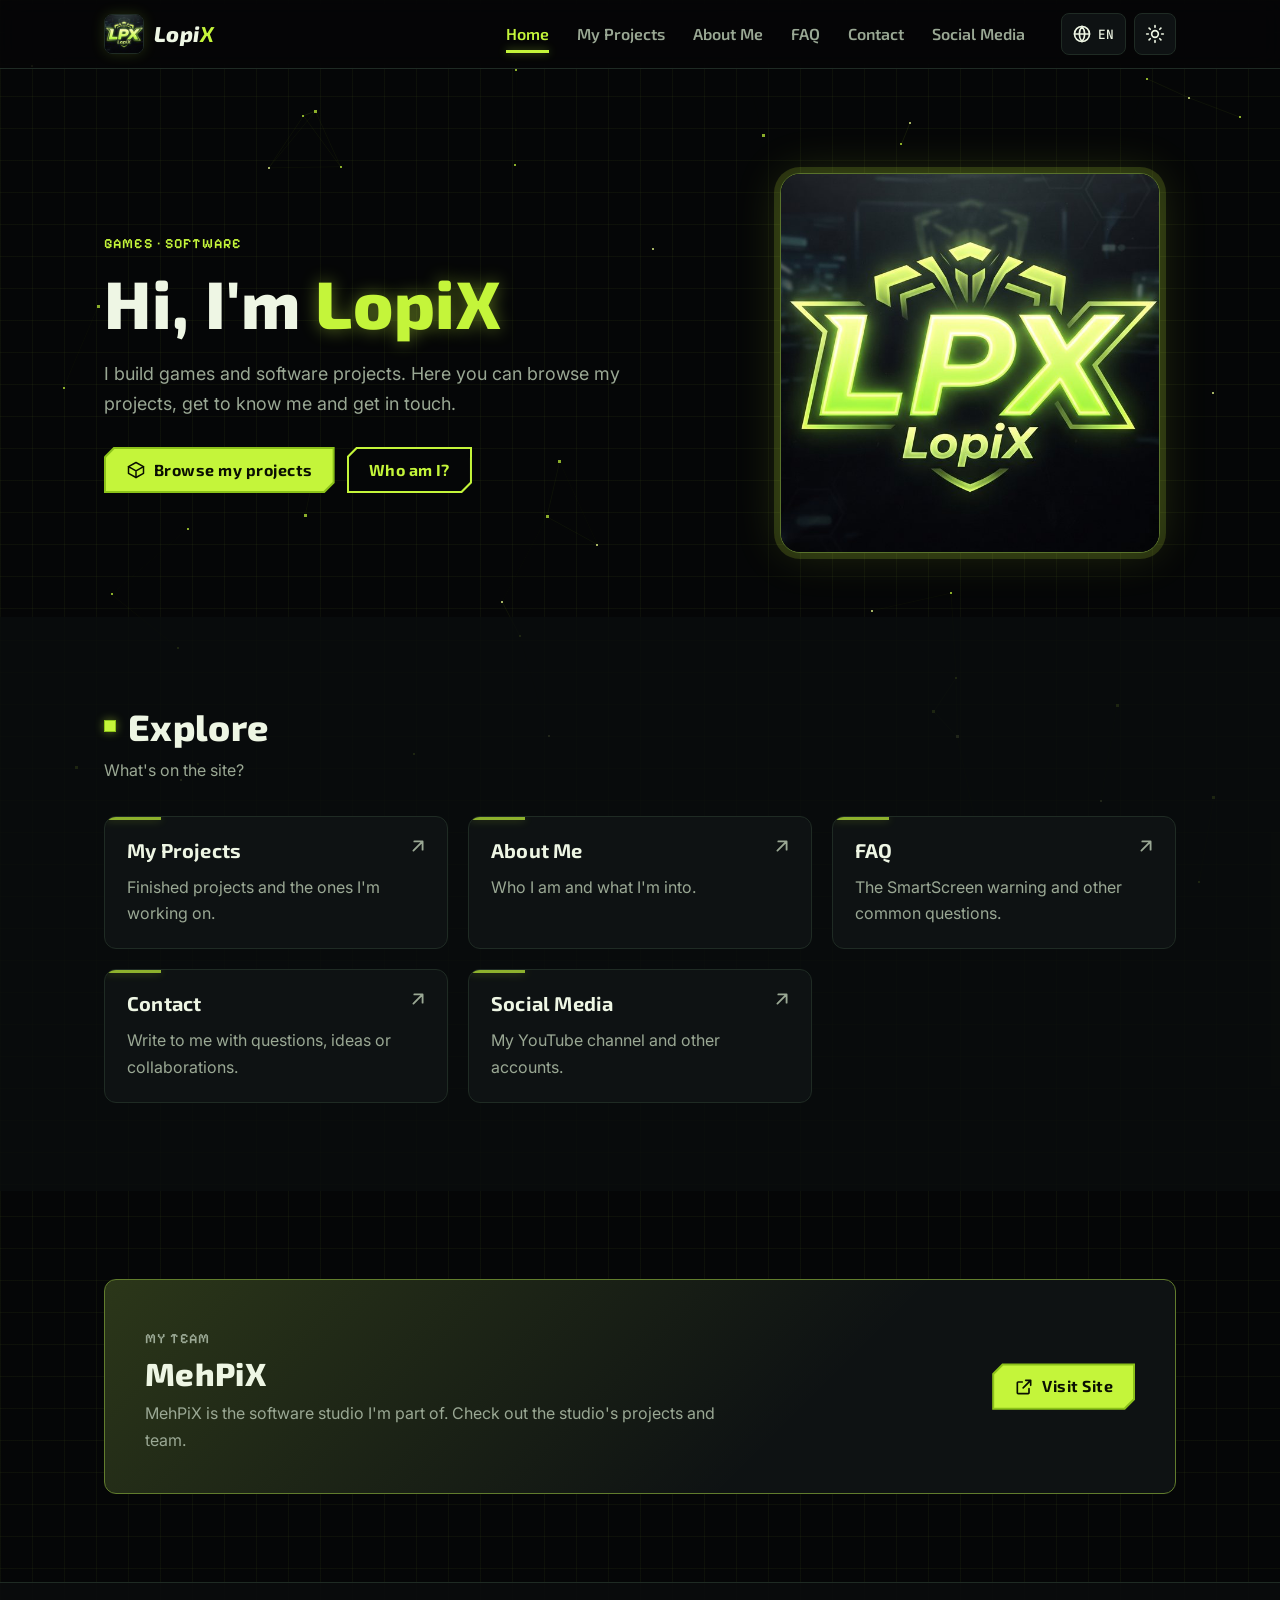
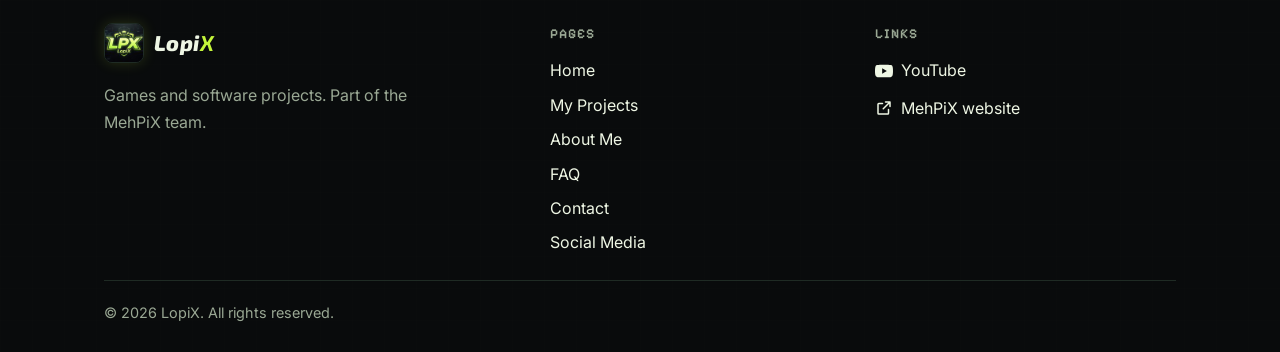
<file: index.html>
﻿<!doctype html>
<html lang="tr" data-theme="dark" data-i18n-title="title.home">
<head>
  <meta charset="utf-8">
  <meta name="viewport" content="width=device-width, initial-scale=1">
  <title>LopiX — Oyun ve yazılım projeleri</title>
  <meta name="description" content="LopiX'in kişisel sitesi: oyun ve yazılım projeleri, hakkımda, sık sorulan sorular, iletişim ve sosyal medya." data-i18n-attr="content:desc.home">
  <!-- SEO ve paylaşım önizlemesi. lopixsite.github.io yazan yerleri gerçek site adresiyle değiştir (README: "Site adresini yazmak") -->
  <link rel="canonical" href="https://lopixsite.github.io/">
  <meta property="og:type" content="website">
  <meta property="og:site_name" content="LopiX">
  <meta property="og:locale" content="tr_TR">
  <meta property="og:title" content="LopiX — Oyun ve yazılım projeleri">
  <meta property="og:description" content="LopiX'in kişisel sitesi: oyun ve yazılım projeleri, hakkımda, sık sorulan sorular, iletişim ve sosyal medya.">
  <meta property="og:url" content="https://lopixsite.github.io/">
  <meta property="og:image" content="https://lopixsite.github.io/assets/img/og-image.jpg">
  <meta property="og:image:width" content="1200">
  <meta property="og:image:height" content="630">
  <meta property="og:image:alt" content="LopiX logosu ve &quot;Oyun ve yazılım projeleri&quot; yazısı">
  <meta name="twitter:card" content="summary_large_image">
  <!-- Arama motorları için yapılandırılmış veri: site ve LopiX hakkında (sosyal hesap eklenince sameAs listesine de ekle) -->
  <script type="application/ld+json">
  {
    "@context": "https://schema.org",
    "@graph": [
      {
        "@type": "WebSite",
        "@id": "https://lopixsite.github.io/#website",
        "name": "LopiX",
        "url": "https://lopixsite.github.io/",
        "inLanguage": "tr",
        "publisher": {
          "@id": "https://lopixsite.github.io/#lopix"
        }
      },
      {
        "@type": "Person",
        "@id": "https://lopixsite.github.io/#lopix",
        "name": "LopiX",
        "url": "https://lopixsite.github.io/",
        "image": "https://lopixsite.github.io/assets/img/lopix-logo.jpg",
        "memberOf": {
          "@type": "Organization",
          "name": "MehPiX",
          "url": "https://mehpix.github.io"
        },
        "sameAs": [
          "https://www.youtube.com/@Lopixlondrus"
        ]
      }
    ]
  }
  </script>
  <link rel="icon" href="favicon.ico" sizes="any">
  <link rel="icon" type="image/png" sizes="32x32" href="assets/img/favicon-32.png">
  <link rel="apple-touch-icon" href="assets/img/apple-touch-icon.png">
  <meta name="theme-color" content="#050607">
  <!-- Seçilen tema ve dil sayfa çizilmeden önce uygulanır (yanıp sönme olmasın) -->
  <script src="assets/js/boot.js"></script>
  <link rel="preconnect" href="https://fonts.googleapis.com">
  <link rel="preconnect" href="https://fonts.gstatic.com" crossorigin>
  <link rel="stylesheet" href="https://fonts.googleapis.com/css2?family=Exo+2:ital,wght@0,600;0,700;0,800;1,800&family=Inter:wght@400;500;600;700&family=JetBrains+Mono:wght@500&family=Pixelify+Sans:wght@500;600;700&display=swap">
  <link rel="stylesheet" href="assets/css/style.css">
  <script src="assets/js/main.js" defer></script>
</head>
<body data-page="home">
  <header class="site-header" data-layout="header"></header>

  <main id="main">
    <!-- Giriş -->
    <section class="container hero">
      <div>
        <p class="eyebrow" data-i18n="home.eyebrow">Oyun · Yazılım</p>
        <h1 data-i18n-html="home.title">Merhaba, ben <span class="hl">LopiX</span></h1>
        <p class="hero__lead" data-i18n="home.lead">Oyun ve yazılım projeleri geliştiriyorum. Burada projelerime göz atabilir, beni tanıyabilir ve bana ulaşabilirsiniz.</p>
        <div class="hero__actions">
          <a class="btn btn--primary" href="projelerim.html"><span data-icon="box"></span><span data-i18n="cta.projects">Projelerime göz at</span></a>
          <a class="btn" href="ben-kimim.html" data-i18n="home.whoBtn">Ben kimim?</a>
        </div>
      </div>
      <div class="hero__visual">
        <div class="logo-frame">
          <img src="assets/img/lopix-logo.jpg" alt="LopiX logosu" data-i18n-attr="alt:alt.logo" width="640" height="640">
        </div>
      </div>
    </section>

    <!-- Bölüm kartları -->
    <section class="section section--soft">
      <div class="container">
        <div class="section-head">
          <h2 class="section-title" data-i18n="home.explore">Keşfet</h2>
          <p data-i18n="home.exploreText">Sitede neler var?</p>
        </div>
        <div class="grid">
          <a class="card" href="projelerim.html">
            <span class="card__arrow" data-icon="arrow"></span>
            <h3 data-i18n="nav.projects">Projelerim</h3>
            <p data-i18n="home.card.projects">Hazır projelerim ve üzerinde çalıştıklarım.</p>
          </a>
          <a class="card" href="ben-kimim.html">
            <span class="card__arrow" data-icon="arrow"></span>
            <h3 data-i18n="nav.about">Ben Kimim</h3>
            <p data-i18n="home.card.about">Kimim, nelerle ilgileniyorum?</p>
          </a>
          <a class="card" href="sss.html">
            <span class="card__arrow" data-icon="arrow"></span>
            <h3 data-i18n="nav.faq">SSS</h3>
            <p data-i18n="home.card.faq">SmartScreen uyarısı ve merak edilen diğer sorular.</p>
          </a>
          <a class="card" href="iletisim.html">
            <span class="card__arrow" data-icon="arrow"></span>
            <h3 data-i18n="nav.contact">Bana Ulaşın</h3>
            <p data-i18n="home.card.contact">Soru, öneri veya iş birliği için yazın.</p>
          </a>
          <a class="card" href="sosyal-medya.html">
            <span class="card__arrow" data-icon="arrow"></span>
            <h3 data-i18n="nav.social">Sosyal Medya</h3>
            <p data-i18n="home.card.social">YouTube kanalım ve diğer hesaplarım.</p>
          </a>
        </div>
      </div>
    </section>

    <!-- MehPiX -->
    <section class="section">
      <div class="container">
        <div class="promo">
          <div>
            <p class="eyebrow" data-i18n="mehpix.eyebrow">Ekibim</p>
            <h2>MehPiX</h2>
            <p data-i18n="mehpix.text">MehPiX, içinde yer aldığım yazılım stüdyosu. Stüdyonun projelerine ve ekibine göz atın.</p>
          </div>
          <a class="btn btn--primary" href="https://mehpix.github.io" target="_blank" rel="noopener"><span data-icon="external"></span><span data-i18n="cta.visit">Siteye Git</span></a>
        </div>
      </div>
    </section>
  </main>

  <footer class="site-footer" data-layout="footer"></footer>
</body>
</html>
</file>
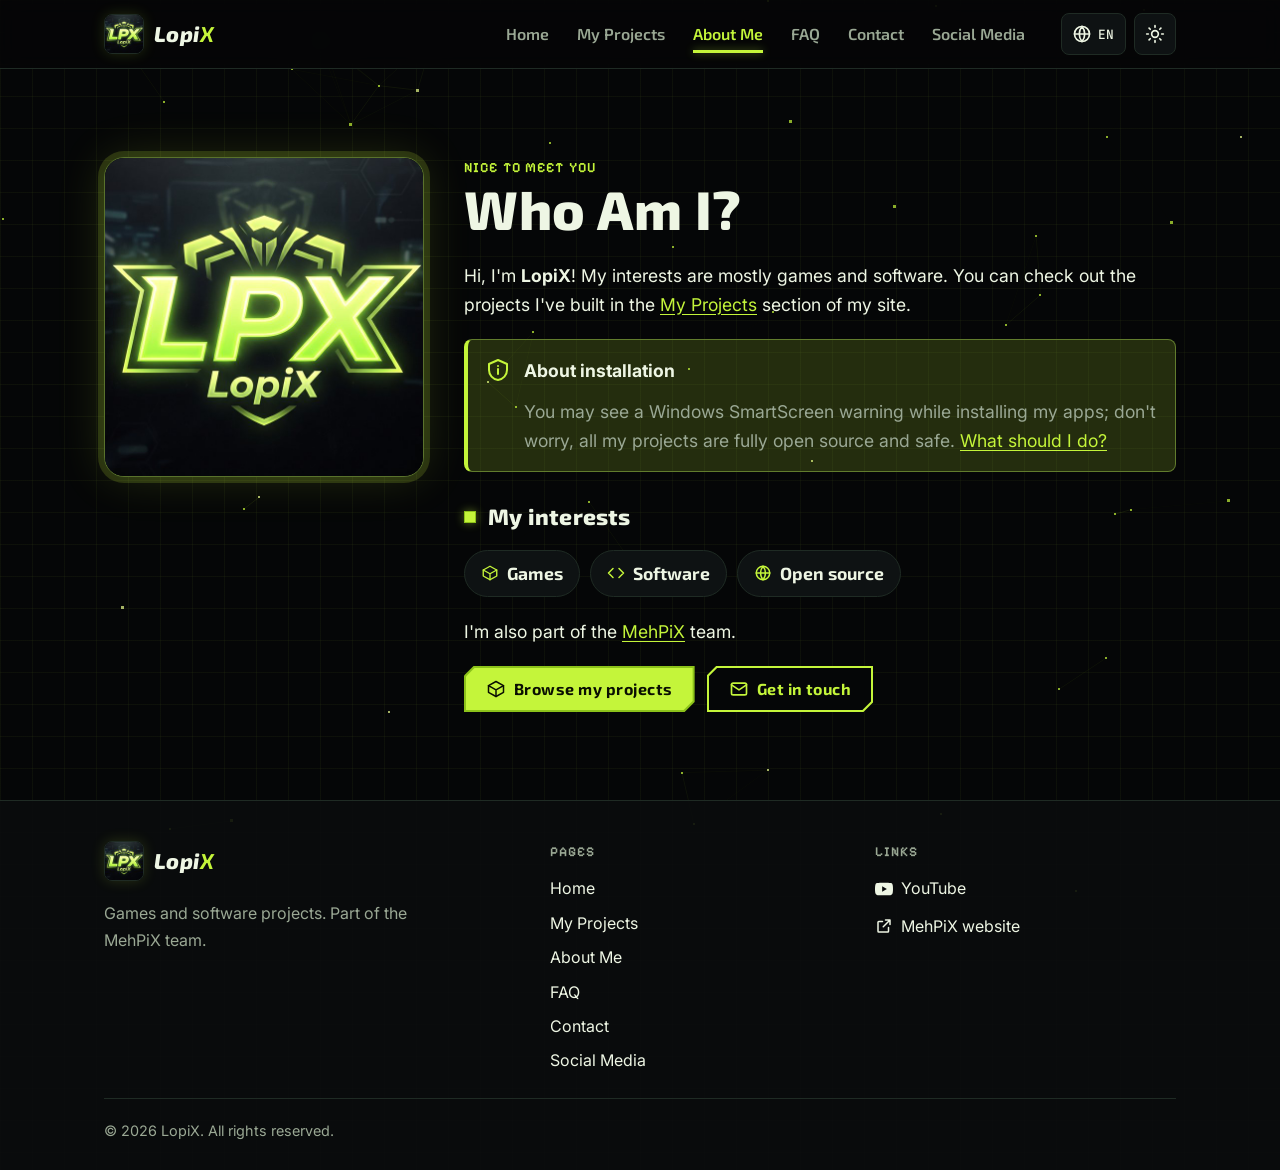
<file: ben-kimim.html>
﻿<!doctype html>
<html lang="tr" data-theme="dark" data-i18n-title="title.about">
<head>
  <meta charset="utf-8">
  <meta name="viewport" content="width=device-width, initial-scale=1">
  <title>Ben Kimim — LopiX</title>
  <meta name="description" content="Merhaba, ben LopiX! İlgi alanlarım ağırlıklı olarak oyun ve yazılım." data-i18n-attr="content:desc.about">
  <!-- SEO ve paylaşım önizlemesi. lopixsite.github.io yazan yerleri gerçek site adresiyle değiştir (README: "Site adresini yazmak") -->
  <link rel="canonical" href="https://lopixsite.github.io/ben-kimim.html">
  <meta property="og:type" content="website">
  <meta property="og:site_name" content="LopiX">
  <meta property="og:locale" content="tr_TR">
  <meta property="og:title" content="Ben Kimim — LopiX">
  <meta property="og:description" content="Merhaba, ben LopiX! İlgi alanlarım ağırlıklı olarak oyun ve yazılım.">
  <meta property="og:url" content="https://lopixsite.github.io/ben-kimim.html">
  <meta property="og:image" content="https://lopixsite.github.io/assets/img/og-image.jpg">
  <meta property="og:image:width" content="1200">
  <meta property="og:image:height" content="630">
  <meta property="og:image:alt" content="LopiX logosu ve &quot;Oyun ve yazılım projeleri&quot; yazısı">
  <meta name="twitter:card" content="summary_large_image">
  <link rel="icon" href="favicon.ico" sizes="any">
  <link rel="icon" type="image/png" sizes="32x32" href="assets/img/favicon-32.png">
  <link rel="apple-touch-icon" href="assets/img/apple-touch-icon.png">
  <meta name="theme-color" content="#050607">
  <script src="assets/js/boot.js"></script>
  <link rel="preconnect" href="https://fonts.googleapis.com">
  <link rel="preconnect" href="https://fonts.gstatic.com" crossorigin>
  <link rel="stylesheet" href="https://fonts.googleapis.com/css2?family=Exo+2:ital,wght@0,600;0,700;0,800;1,800&family=Inter:wght@400;500;600;700&family=JetBrains+Mono:wght@500&family=Pixelify+Sans:wght@500;600;700&display=swap">
  <link rel="stylesheet" href="assets/css/style.css">
  <script src="assets/js/main.js" defer></script>
</head>
<body data-page="about">
  <header class="site-header" data-layout="header"></header>

  <main id="main" class="section">
    <div class="container about">
      <div class="logo-frame">
        <img src="assets/img/lopix-logo.jpg" alt="LopiX logosu" data-i18n-attr="alt:alt.logo" width="640" height="640">
      </div>

      <div class="prose">
        <div>
          <p class="eyebrow" data-i18n="about.eyebrow">Tanışalım</p>
          <h1 data-i18n="about.title">Ben Kimim?</h1>
        </div>

        <p data-i18n-html="about.p1">Merhaba, ben <strong>LopiX</strong>! İlgi alanlarım ağırlıklı olarak oyun ve yazılım. Geliştirdiğim projelere sitemin <a href="projelerim.html">Projelerim</a> bölümünden göz atabilirsiniz.</p>

        <div class="notice">
          <span data-icon="info"></span>
          <div class="stack">
            <strong data-i18n="about.noteTitle">Kurulum hakkında</strong>
            <p data-i18n-html="about.note">Uygulamalarımı kurarken Windows SmartScreen uyarısı çıkabilir; endişelenmeyin, tüm projelerim tamamen açık kaynaklı ve güvenlidir. <a href="sss.html#smartscreen">Ne yapmalıyım?</a></p>
          </div>
        </div>

        <h2 class="section-title" data-i18n="about.interests">İlgi alanlarım</h2>
        <ul class="chips">
          <li class="chip"><span data-icon="box"></span><span data-i18n="interest.games">Oyun</span></li>
          <li class="chip"><span data-icon="code"></span><span data-i18n="interest.software">Yazılım</span></li>
          <li class="chip"><span data-icon="globe"></span><span data-i18n="interest.opensource">Açık kaynak</span></li>
        </ul>

        <p data-i18n-html="about.team">Ayrıca <a href="https://mehpix.github.io" target="_blank" rel="noopener">MehPiX</a> ekibinin bir parçasıyım.</p>

        <div class="hero__actions">
          <a class="btn btn--primary" href="projelerim.html"><span data-icon="box"></span><span data-i18n="cta.projects">Projelerime göz at</span></a>
          <a class="btn" href="iletisim.html"><span data-icon="mail"></span><span data-i18n="cta.contact">Bana ulaşın</span></a>
        </div>
      </div>
    </div>
  </main>

  <footer class="site-footer" data-layout="footer"></footer>
</body>
</html>
</file>
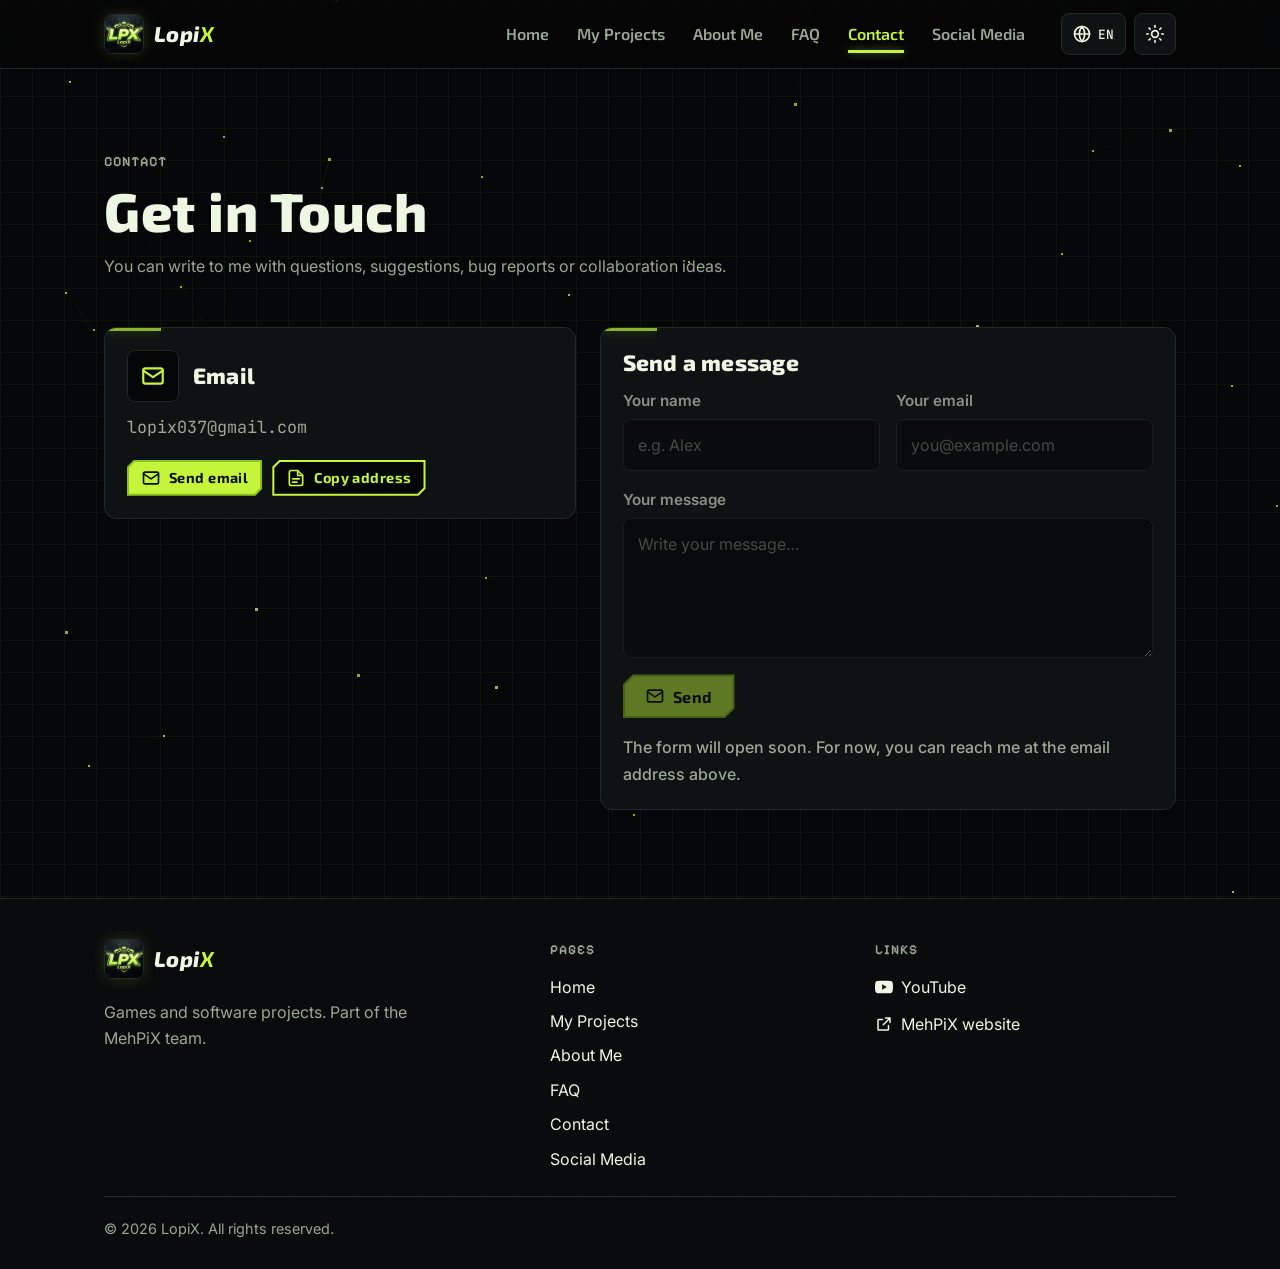
<file: iletisim.html>
﻿<!doctype html>
<html lang="tr" data-theme="dark" data-i18n-title="title.contact">
<head>
  <meta charset="utf-8">
  <meta name="viewport" content="width=device-width, initial-scale=1">
  <title>Bana Ulaşın — LopiX</title>
  <meta name="description" content="Soru, öneri, hata bildirimi veya iş birliği için LopiX'e ulaşın." data-i18n-attr="content:desc.contact">
  <!-- SEO ve paylaşım önizlemesi. lopixsite.github.io yazan yerleri gerçek site adresiyle değiştir (README: "Site adresini yazmak") -->
  <link rel="canonical" href="https://lopixsite.github.io/iletisim.html">
  <meta property="og:type" content="website">
  <meta property="og:site_name" content="LopiX">
  <meta property="og:locale" content="tr_TR">
  <meta property="og:title" content="Bana Ulaşın — LopiX">
  <meta property="og:description" content="Soru, öneri, hata bildirimi veya iş birliği için LopiX'e ulaşın.">
  <meta property="og:url" content="https://lopixsite.github.io/iletisim.html">
  <meta property="og:image" content="https://lopixsite.github.io/assets/img/og-image.jpg">
  <meta property="og:image:width" content="1200">
  <meta property="og:image:height" content="630">
  <meta property="og:image:alt" content="LopiX logosu ve &quot;Oyun ve yazılım projeleri&quot; yazısı">
  <meta name="twitter:card" content="summary_large_image">
  <link rel="icon" href="favicon.ico" sizes="any">
  <link rel="icon" type="image/png" sizes="32x32" href="assets/img/favicon-32.png">
  <link rel="apple-touch-icon" href="assets/img/apple-touch-icon.png">
  <meta name="theme-color" content="#050607">
  <script src="assets/js/boot.js"></script>
  <link rel="preconnect" href="https://fonts.googleapis.com">
  <link rel="preconnect" href="https://fonts.gstatic.com" crossorigin>
  <link rel="stylesheet" href="https://fonts.googleapis.com/css2?family=Exo+2:ital,wght@0,600;0,700;0,800;1,800&family=Inter:wght@400;500;600;700&family=JetBrains+Mono:wght@500&family=Pixelify+Sans:wght@500;600;700&display=swap">
  <link rel="stylesheet" href="assets/css/style.css">
  <script src="assets/js/main.js" defer></script>
</head>
<body data-page="contact">
  <header class="site-header" data-layout="header"></header>

  <main id="main">
    <div class="container page-head">
      <div class="section-head">
        <p class="eyebrow" data-i18n="contact.eyebrow">İletişim</p>
        <h1 data-i18n="contact.title">Bana Ulaşın</h1>
        <p data-i18n="contact.lead">Soru, öneri, hata bildirimi veya iş birliği için bana yazabilirsiniz.</p>
      </div>
    </div>

    <section class="section">
      <div class="container contact-grid">
        <!-- E-posta -->
        <div class="card">
          <div class="card__head">
            <span class="social-card__icon"><span data-icon="mail"></span></span>
            <h2 data-i18n="contact.email">E-posta</h2>
          </div>
          <p class="email-address" dir="ltr">lopix037@gmail.com</p>
          <div class="card__actions">
            <a class="btn btn--primary btn--sm" href="mailto:lopix037@gmail.com"><span data-icon="mail"></span><span data-i18n="contact.send">E-posta gönder</span></a>
            <button class="btn btn--sm" type="button" data-copy="lopix037@gmail.com"><span data-icon="notes"></span><span data-copy-label data-i18n="contact.copy">Adresi kopyala</span></button>
          </div>
        </div>

        <!-- İletişim formu (Web3Forms).
             Formu açmak için: https://web3forms.com adresinden lopix037@gmail.com ile ücretsiz bir
             "Access Key" al ve aşağıdaki access_key alanının value kısmına yapıştır.
             Bu anahtar sayfa koduna konmak için tasarlanmıştır, gizli bir şifre değildir;
             yalnızca mesajların hangi e-postaya gideceğini belirtir. Boş kaldıkça form kapalı durur. -->
        <div class="card">
          <h2 data-i18n="form.title">Mesaj gönder</h2>
          <form class="form" action="https://api.web3forms.com/submit" method="POST" data-contact-form>
            <input type="hidden" name="access_key" value="">
            <input type="hidden" name="subject" value="LopiX sitesinden yeni mesaj">
            <input type="hidden" name="from_name" value="LopiX Site">
            <!-- Spam botlarını yakalayan görünmez alan (insanlar bunu görmez ve doldurmaz) -->
            <input type="checkbox" name="botcheck" class="honeypot" tabindex="-1" autocomplete="off" aria-hidden="true">

            <div class="form-row">
              <div class="field">
                <label for="name" data-i18n="form.name">Adınız</label>
                <input id="name" name="name" type="text" autocomplete="name" required placeholder="Örn. Ali" data-i18n-attr="placeholder:form.namePh">
              </div>
              <div class="field">
                <label for="email" data-i18n="form.email">E-posta adresiniz</label>
                <input id="email" name="email" type="email" autocomplete="email" required placeholder="ornek@mail.com" data-i18n-attr="placeholder:form.emailPh">
              </div>
            </div>
            <div class="field">
              <label for="message" data-i18n="form.message">Mesajınız</label>
              <textarea id="message" name="message" required placeholder="Mesajınızı yazın…" data-i18n-attr="placeholder:form.messagePh"></textarea>
            </div>
            <div>
              <button class="btn btn--primary" type="submit"><span data-icon="mail"></span><span data-i18n="form.submit">Gönder</span></button>
            </div>
            <p class="form-status" role="status" aria-live="polite" hidden></p>
          </form>
        </div>
      </div>
    </section>
  </main>

  <footer class="site-footer" data-layout="footer"></footer>
</body>
</html>
</file>
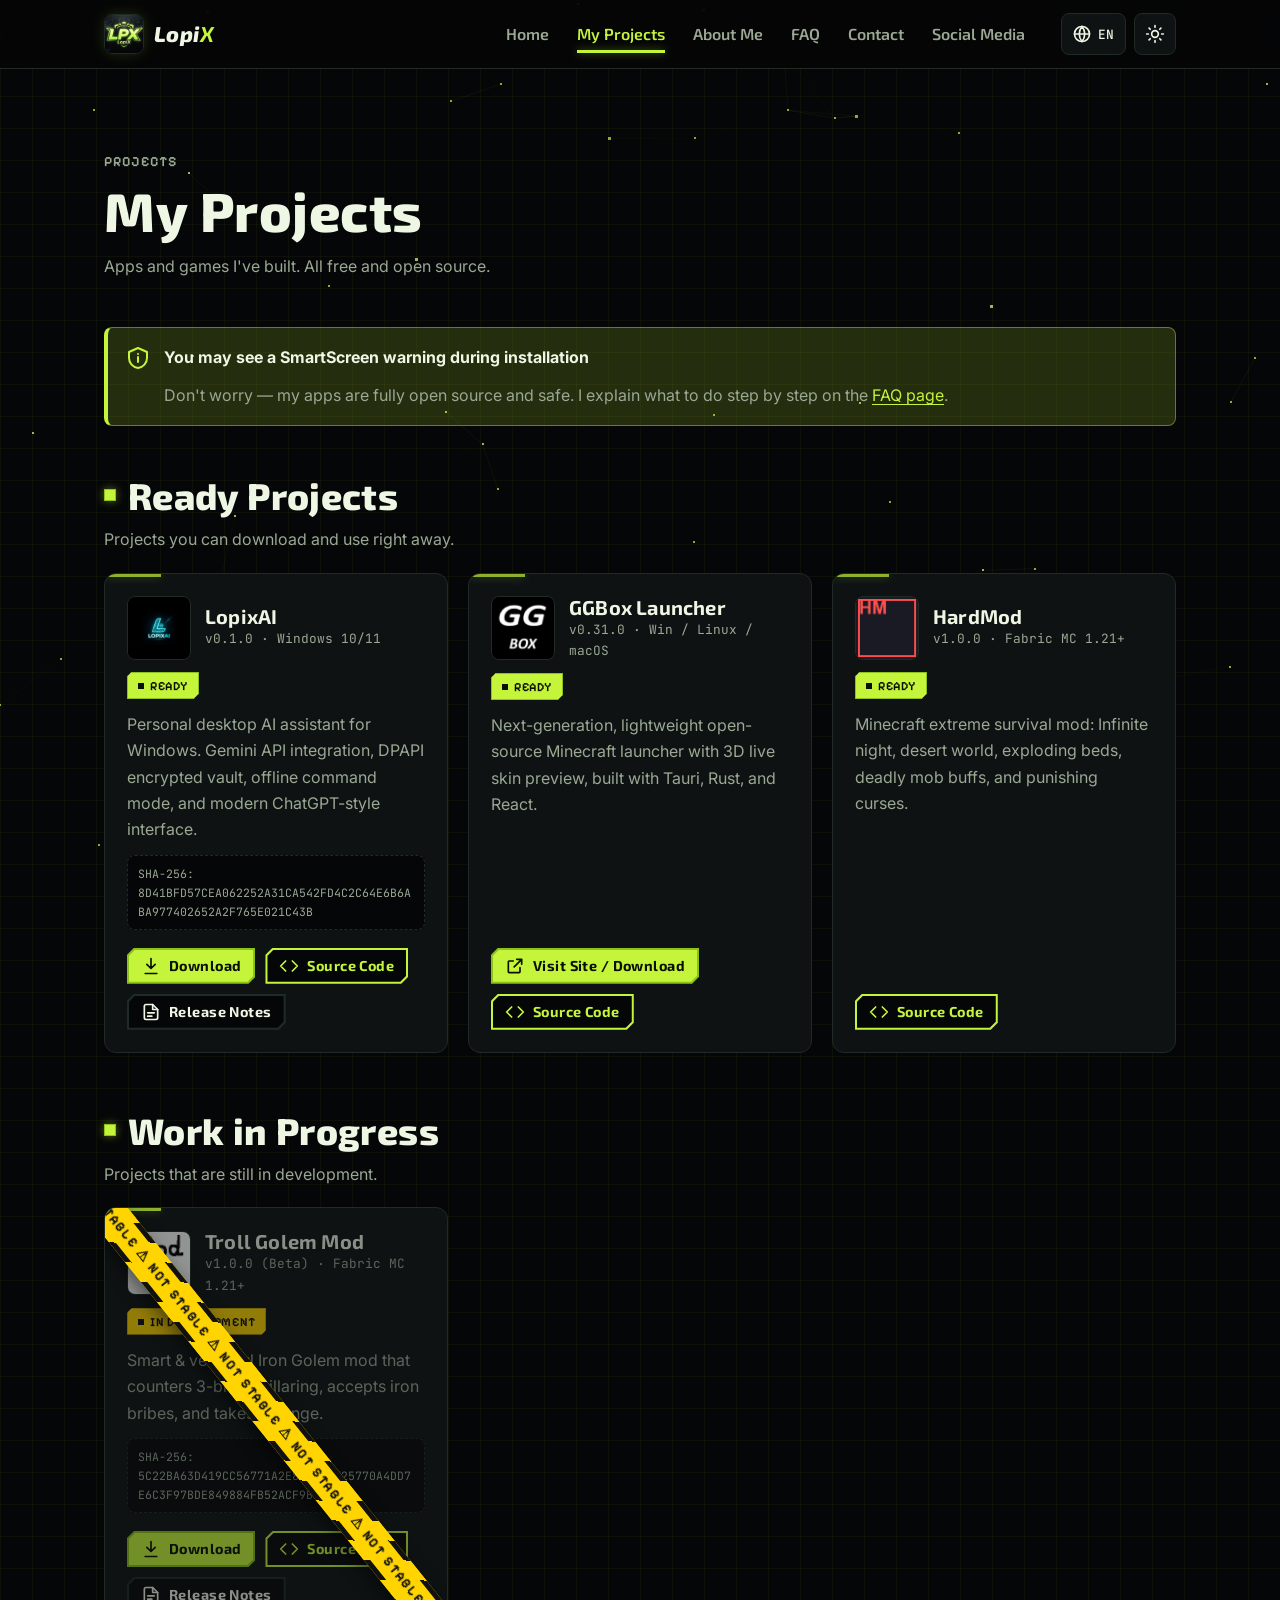
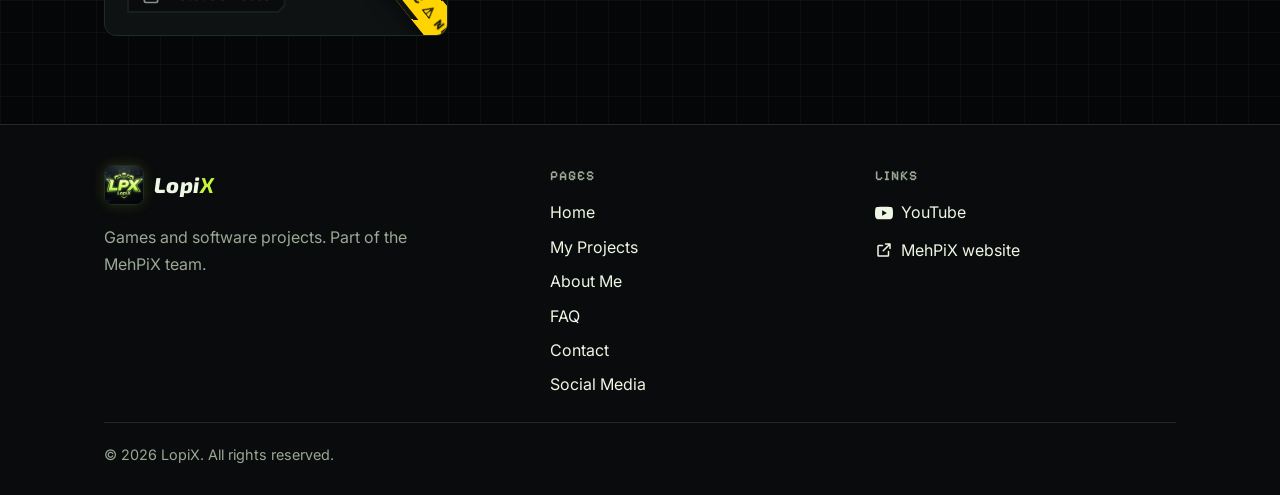
<file: projelerim.html>
﻿<!doctype html>
<html lang="tr" data-theme="dark" data-i18n-title="title.projects">
<head>
  <meta charset="utf-8">
  <meta name="viewport" content="width=device-width, initial-scale=1">
  <title>Projelerim — LopiX</title>
  <meta name="description" content="LopiX'in geliştirdiği uygulamalar ve oyunlar. Hepsi ücretsiz ve açık kaynaklı." data-i18n-attr="content:desc.projects">
  <!-- SEO ve paylaşım önizlemesi. lopixsite.github.io yazan yerleri gerçek site adresiyle değiştir (README: "Site adresini yazmak") -->
  <link rel="canonical" href="https://lopixsite.github.io/projelerim.html">
  <meta property="og:type" content="website">
  <meta property="og:site_name" content="LopiX">
  <meta property="og:locale" content="tr_TR">
  <meta property="og:title" content="Projelerim — LopiX">
  <meta property="og:description" content="LopiX'in geliştirdiği uygulamalar ve oyunlar. Hepsi ücretsiz ve açık kaynaklı.">
  <meta property="og:url" content="https://lopixsite.github.io/projelerim.html">
  <meta property="og:image" content="https://lopixsite.github.io/assets/img/og-image.jpg">
  <meta property="og:image:width" content="1200">
  <meta property="og:image:height" content="630">
  <meta property="og:image:alt" content="LopiX logosu ve &quot;Oyun ve yazılım projeleri&quot; yazısı">
  <meta name="twitter:card" content="summary_large_image">
  <link rel="icon" href="favicon.ico" sizes="any">
  <link rel="icon" type="image/png" sizes="32x32" href="assets/img/favicon-32.png">
  <link rel="apple-touch-icon" href="assets/img/apple-touch-icon.png">
  <meta name="theme-color" content="#050607">
  <script src="assets/js/boot.js"></script>
  <link rel="preconnect" href="https://fonts.googleapis.com">
  <link rel="preconnect" href="https://fonts.gstatic.com" crossorigin>
  <link rel="stylesheet" href="https://fonts.googleapis.com/css2?family=Exo+2:ital,wght@0,600;0,700;0,800;1,800&family=Inter:wght@400;500;600;700&family=JetBrains+Mono:wght@500&family=Pixelify+Sans:wght@500;600;700&display=swap">
  <link rel="stylesheet" href="assets/css/style.css">
  <script src="assets/js/main.js" defer></script>
</head>
<body data-page="projects">
  <header class="site-header" data-layout="header"></header>

  <main id="main">
    <div class="container page-head">
      <div class="section-head">
        <p class="eyebrow" data-i18n="projects.eyebrow">Projeler</p>
        <h1 data-i18n="nav.projects">Projelerim</h1>
        <p data-i18n="projects.lead">Geliştirdiğim uygulamalar ve oyunlar. Hepsi ücretsiz ve açık kaynaklı.</p>
      </div>
    </div>

    <section class="section">
      <div class="container">
        <div class="notice">
          <span data-icon="info"></span>
          <div class="stack">
            <strong data-i18n="smartscreen.title">Kurulumda SmartScreen uyarısı çıkabilir</strong>
            <p data-i18n-html="smartscreen.text">Korkmayın; uygulamalarım tamamen açık kaynaklı ve güvenlidir. Ne yapmanız gerektiğini <a href="sss.html#smartscreen">SSS sayfasında</a> adım adım anlattım.</p>
          </div>
        </div>

        <!--
          YENİ PROJE KARTI NASIL EKLENİR?
          Aşağıdaki şablonu kopyalayıp ilgili bölümün <div class="grid project-grid"> etiketinin içine yapıştır.
          Kart eklenince o bölümdeki "Yakında" kutusu kendiliğinden kaybolur.
          - Logo: assets/img/ klasörüne 256x256 boyutunda koy
          - İndir: https://github.com/<kullanıcı>/<repo>/releases/download/<etiket>/<dosya>
          - Sürüm Notları: https://github.com/<kullanıcı>/<repo>/releases/tag/<etiket>
          - SHA-256: PowerShell'de  Get-FileHash dosya.exe  komutuyla bulunur
          - Kararsız bir proje için <article> etiketine "card--taped" sınıfı ve içine
            <div class="tape" data-tape aria-hidden="true"></div> ekle

          <article class="card">
            <div class="card__head">
              <img class="card__logo" src="assets/img/PROJE-LOGO.png" alt="" width="64" height="64">
              <div>
                <h3>Proje Adı</h3>
                <p class="card__meta">v1.0.0 · Windows</p>
              </div>
            </div>
            <span class="badge badge--ready" data-i18n="badge.ready">Hazır</span>
            <p>Projenin kısa açıklaması.</p>
            <code class="hash">SHA-256: ...</code>
            <div class="card__actions">
              <a class="btn btn--primary btn--sm" href="İNDİRME-LİNKİ"><span data-icon="download"></span><span data-i18n="projects.download">İndir</span></a>
              <a class="btn btn--sm" href="KAYNAK-KODU-LİNKİ" target="_blank" rel="noopener"><span data-icon="code"></span><span data-i18n="projects.source">Kaynak Kodu</span></a>
              <a class="btn btn--quiet btn--sm" href="SÜRÜM-NOTLARI-LİNKİ" target="_blank" rel="noopener"><span data-icon="notes"></span><span data-i18n="projects.notes">Sürüm Notları</span></a>
            </div>
          </article>
        -->

        <div class="project-section" style="margin-top: 48px">
          <div class="section-head">
            <h2 class="section-title" data-i18n="projects.ready">Hazır Projeler</h2>
            <p data-i18n="projects.readyText">İndirip hemen kullanabileceğiniz projeler.</p>
          </div>
          <div class="grid project-grid">
            <article class="card">
              <div class="card__head">
                <img class="card__logo" src="assets/img/lopixai-icon.png" alt="LopixAI" width="64" height="64">
                <div>
                  <h3>LopixAI</h3>
                  <p class="card__meta">v0.1.0 · Windows 10/11</p>
                </div>
              </div>
              <span class="badge badge--ready" data-i18n="badge.ready">Hazır</span>
              <p data-i18n="projects.lopixai.desc">Windows için yerel ve akıllı masaüstü yapay zeka asistanı. Gemini API entegrasyonu, çevrimdışı komut modu, DPAPI şifreli kasa ve ChatGPT tarzı modern arayüz.</p>
              <code class="hash">SHA-256: 8D41BFD57CEA062252A31CA542FD4C2C64E6B6ABA977402652A2F765E021C43B</code>
              <div class="card__actions">
                <a class="btn btn--primary btn--sm" href="https://github.com/LopixSite/LopixAI/releases/download/v0.1.0/LopixAI.exe"><span data-icon="download"></span><span data-i18n="projects.download">İndir</span></a>
                <a class="btn btn--sm" href="https://github.com/LopixSite/LopixAI" target="_blank" rel="noopener"><span data-icon="code"></span><span data-i18n="projects.source">Kaynak Kodu</span></a>
                <a class="btn btn--quiet btn--sm" href="https://github.com/LopixSite/LopixAI/releases/tag/v0.1.0" target="_blank" rel="noopener"><span data-icon="notes"></span><span data-i18n="projects.notes">Sürüm Notları</span></a>
              </div>
            </article>

            <article class="card">
              <div class="card__head">
                <img class="card__logo" src="assets/img/ggbox-icon.png" alt="GGBox Launcher" width="64" height="64">
                <div>
                  <h3>GGBox Launcher</h3>
                  <p class="card__meta">v0.31.0 · Win / Linux / macOS</p>
                </div>
              </div>
              <span class="badge badge--ready" data-i18n="badge.ready">Hazır</span>
              <p data-i18n="projects.ggbox.desc">Tauri, Rust ve React ile geliştirilmiş yeni nesil, yüksek performanslı, 3D canlı skin önizleyicili ve açık kaynak Minecraft başlatıcısı.</p>
              <div class="card__actions">
                <a class="btn btn--primary btn--sm" href="https://ggboxmc.github.io" target="_blank" rel="noopener"><span data-icon="external"></span><span data-i18n="projects.visit">Siteye Git / İndir</span></a>
                <a class="btn btn--sm" href="https://github.com/ggboxmc/ggboxmc.github.io" target="_blank" rel="noopener"><span data-icon="code"></span><span data-i18n="projects.source">Kaynak Kodu</span></a>
              </div>
            </article>

            <article class="card">
              <div class="card__head">
                <img class="card__logo" src="assets/img/hardmod-icon.png" alt="HardMod" width="64" height="64">
                <div>
                  <h3>HardMod</h3>
                  <p class="card__meta">v1.0.0 · Fabric MC 1.21+</p>
                </div>
              </div>
              <span class="badge badge--ready" data-i18n="badge.ready">Hazır</span>
              <p data-i18n="projects.hardmod.desc">Minecraft ekstrem hayatta kalma modu: Sonsuz gece, çöl dünyası, patlayan yataklar, ölümcül mob güçlendirmeleri ve acımasız lanetler.</p>
              <div class="card__actions">
                <a class="btn btn--sm" href="https://github.com/LopixSite/HardMod" target="_blank" rel="noopener"><span data-icon="code"></span><span data-i18n="projects.source">Kaynak Kodu</span></a>
              </div>
            </article>
          </div>
          <div class="empty-state">
            <span class="empty-state__icon" data-icon="box"></span>
            <h3 data-i18n="projects.emptyReady">Henüz hazır proje yok</h3>
            <p data-i18n="projects.emptyText">Yeni projeler eklendikçe bu bölümde görünecek.</p>
            <span class="badge badge--soon" data-i18n="badge.soon">Yakında</span>
          </div>
        </div>

        <div class="project-section">
          <div class="section-head">
            <h2 class="section-title" data-i18n="projects.wip">Üzerinde Çalıştığım Projeler</h2>
            <p data-i18n="projects.wipText">Henüz geliştirme aşamasında olan projeler.</p>
          </div>
          <div class="grid project-grid">
            <article class="card card--taped">
              <div class="tape" data-tape aria-hidden="true"></div>
              <div class="card__head">
                <img class="card__logo" src="assets/img/trollgolem-icon.png" alt="Troll Golem Mod" width="64" height="64">
                <div>
                  <h3>Troll Golem Mod</h3>
                  <p class="card__meta">v1.0.0 (Beta) · Fabric MC 1.21+</p>
                </div>
              </div>
              <span class="badge badge--wip" data-i18n="badge.wip">Geliştiriliyor</span>
              <p data-i18n="projects.trollgolem.desc">3 blok kule yapıp saldıran oyuncuları cezalandıran, demir rüşvetini kabul eden ve zekice intikam alan akıllı Demir Golem Fabric modu.</p>
              <code class="hash">SHA-256: 5C22BA63D419CC56771A2E88F318725770A4DD7E6C3F97BDE849884FB52ACF9B</code>
              <div class="card__actions">
                <a class="btn btn--primary btn--sm" href="https://github.com/LopixSite/TrollGolemMod/releases/download/v1.0.0-beta/trollgolem-1.0.0.jar"><span data-icon="download"></span><span data-i18n="projects.download">İndir (Jar)</span></a>
                <a class="btn btn--sm" href="https://github.com/LopixSite/TrollGolemMod" target="_blank" rel="noopener"><span data-icon="code"></span><span data-i18n="projects.source">Kaynak Kodu</span></a>
                <a class="btn btn--quiet btn--sm" href="https://github.com/LopixSite/TrollGolemMod/releases/tag/v1.0.0-beta" target="_blank" rel="noopener"><span data-icon="notes"></span><span data-i18n="projects.notes">Sürüm Notları</span></a>
              </div>
            </article>
          </div>
          <div class="empty-state">
            <span class="empty-state__icon" data-icon="code"></span>
            <h3 data-i18n="projects.emptyWip">Şu an burada bir şey yok</h3>
            <p data-i18n="projects.emptyText">Yeni projeler eklendikçe bu bölümde görünecek.</p>
            <span class="badge badge--soon" data-i18n="badge.soon">Yakında</span>
          </div>
        </div>
      </div>
    </section>
  </main>

  <footer class="site-footer" data-layout="footer"></footer>
</body>
</html>
</file>
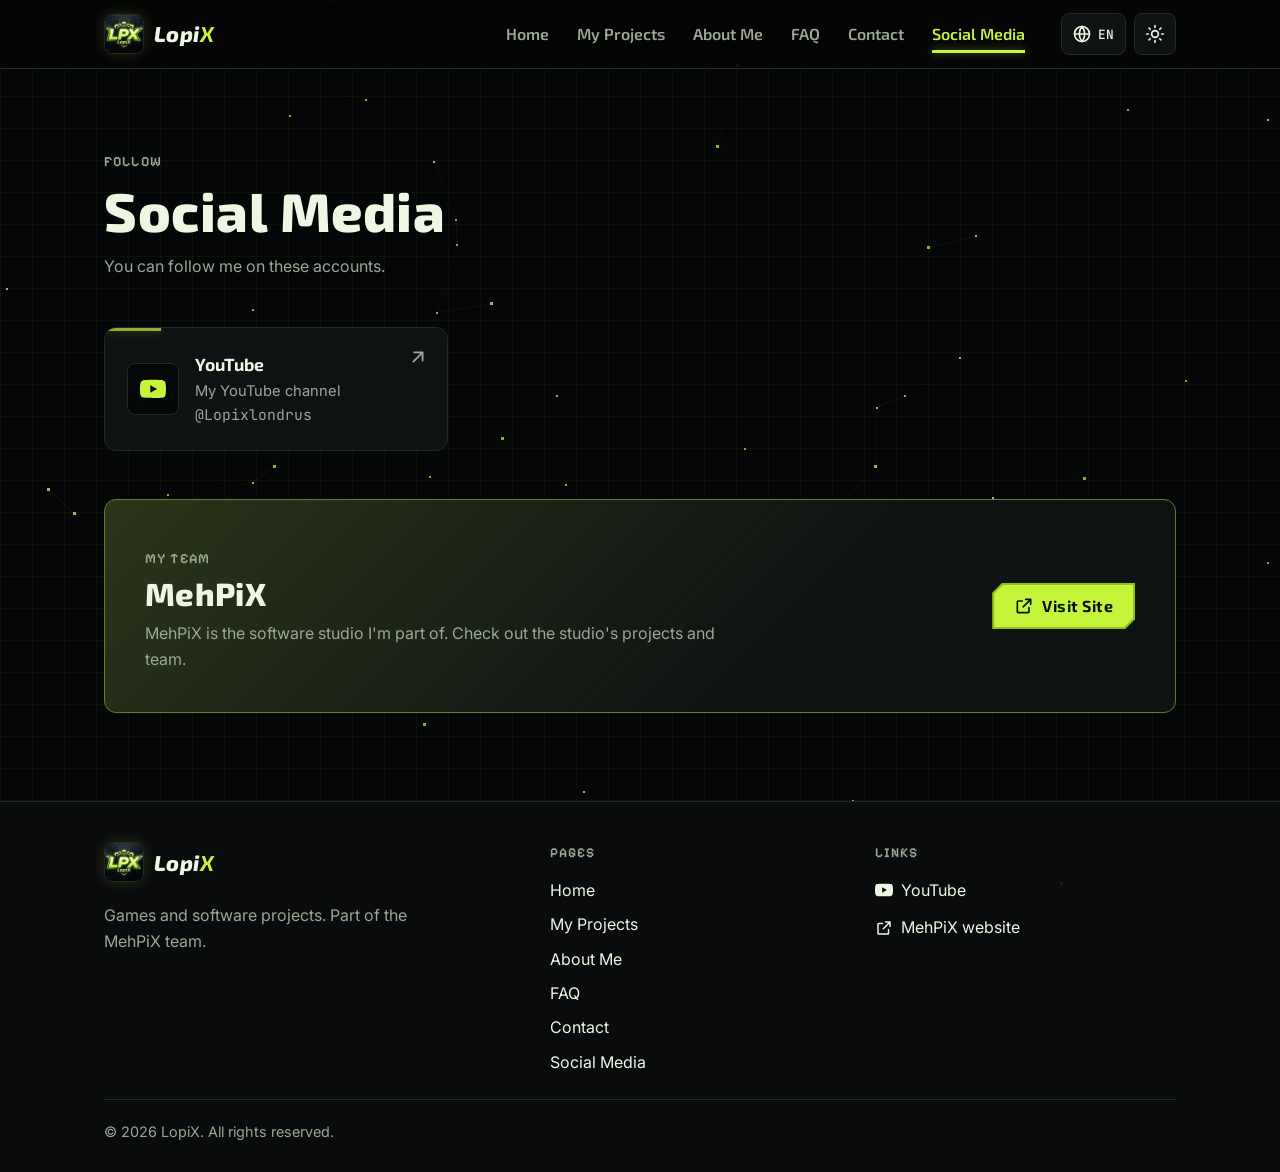
<file: sosyal-medya.html>
﻿<!doctype html>
<html lang="tr" data-theme="dark" data-i18n-title="title.social">
<head>
  <meta charset="utf-8">
  <meta name="viewport" content="width=device-width, initial-scale=1">
  <title>Sosyal Medya — LopiX</title>
  <meta name="description" content="LopiX'in YouTube kanalı ve diğer sosyal medya hesapları." data-i18n-attr="content:desc.social">
  <!-- SEO ve paylaşım önizlemesi. lopixsite.github.io yazan yerleri gerçek site adresiyle değiştir (README: "Site adresini yazmak") -->
  <link rel="canonical" href="https://lopixsite.github.io/sosyal-medya.html">
  <meta property="og:type" content="website">
  <meta property="og:site_name" content="LopiX">
  <meta property="og:locale" content="tr_TR">
  <meta property="og:title" content="Sosyal Medya — LopiX">
  <meta property="og:description" content="LopiX'in YouTube kanalı ve diğer sosyal medya hesapları.">
  <meta property="og:url" content="https://lopixsite.github.io/sosyal-medya.html">
  <meta property="og:image" content="https://lopixsite.github.io/assets/img/og-image.jpg">
  <meta property="og:image:width" content="1200">
  <meta property="og:image:height" content="630">
  <meta property="og:image:alt" content="LopiX logosu ve &quot;Oyun ve yazılım projeleri&quot; yazısı">
  <meta name="twitter:card" content="summary_large_image">
  <link rel="icon" href="favicon.ico" sizes="any">
  <link rel="icon" type="image/png" sizes="32x32" href="assets/img/favicon-32.png">
  <link rel="apple-touch-icon" href="assets/img/apple-touch-icon.png">
  <meta name="theme-color" content="#050607">
  <script src="assets/js/boot.js"></script>
  <link rel="preconnect" href="https://fonts.googleapis.com">
  <link rel="preconnect" href="https://fonts.gstatic.com" crossorigin>
  <link rel="stylesheet" href="https://fonts.googleapis.com/css2?family=Exo+2:ital,wght@0,600;0,700;0,800;1,800&family=Inter:wght@400;500;600;700&family=JetBrains+Mono:wght@500&family=Pixelify+Sans:wght@500;600;700&display=swap">
  <link rel="stylesheet" href="assets/css/style.css">
  <script src="assets/js/main.js" defer></script>
</head>
<body data-page="social">
  <header class="site-header" data-layout="header"></header>

  <main id="main">
    <div class="container page-head">
      <div class="section-head">
        <p class="eyebrow" data-i18n="social.eyebrow">Takip et</p>
        <h1 data-i18n="social.title">Sosyal Medya</h1>
        <p data-i18n="social.lead">Beni bu hesaplardan takip edebilirsiniz.</p>
      </div>
    </div>

    <section class="section">
      <div class="container">
        <!-- Kartlar assets/js/main.js içindeki SOCIALS listesinden çizilir.
             Yeni hesap eklemek veya Discord'u açmak için o listeye link yazmak yeterli. -->
        <div class="grid" data-socials></div>

        <div class="promo" style="margin-top: 48px">
          <div>
            <p class="eyebrow" data-i18n="mehpix.eyebrow">Ekibim</p>
            <h2>MehPiX</h2>
            <p data-i18n="mehpix.text">MehPiX, içinde yer aldığım yazılım stüdyosu. Stüdyonun projelerine ve ekibine göz atın.</p>
          </div>
          <a class="btn btn--primary" href="https://mehpix.github.io" target="_blank" rel="noopener"><span data-icon="external"></span><span data-i18n="cta.visit">Siteye Git</span></a>
        </div>
      </div>
    </section>
  </main>

  <footer class="site-footer" data-layout="footer"></footer>
</body>
</html>
</file>
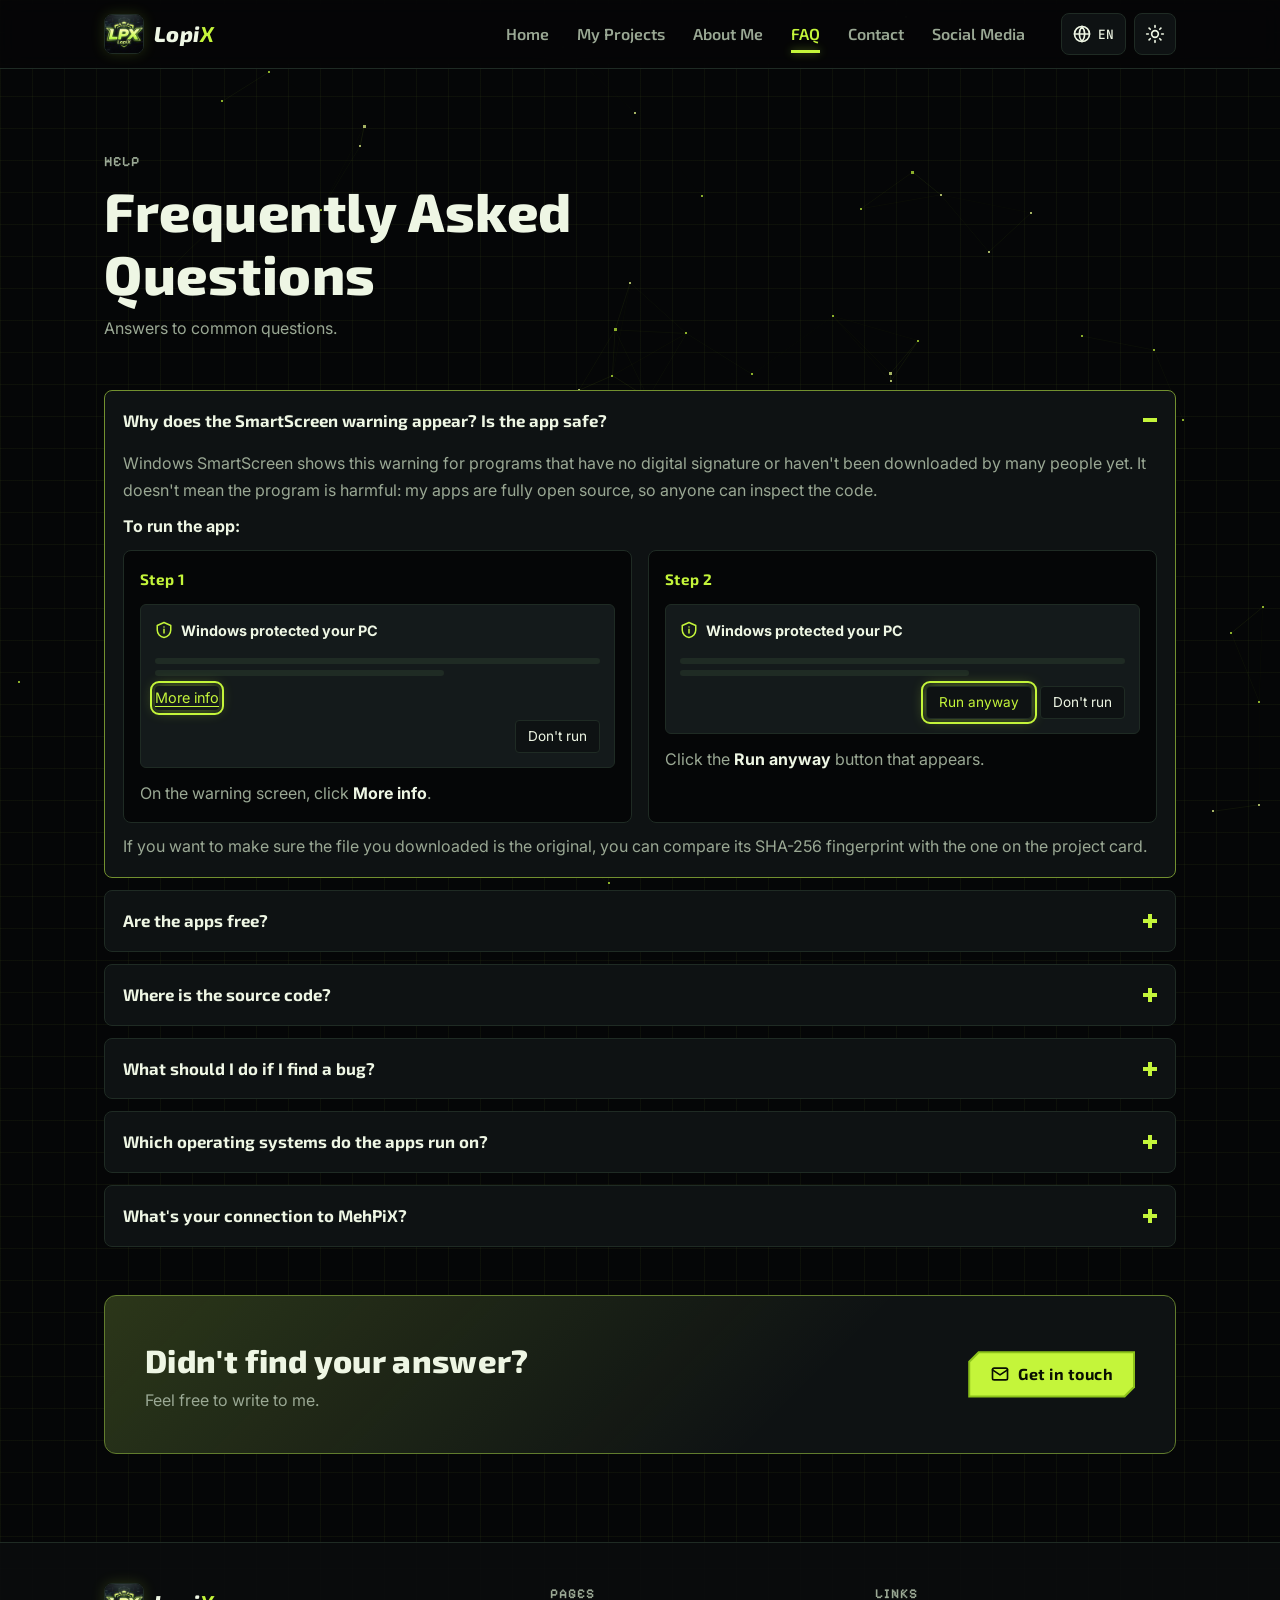
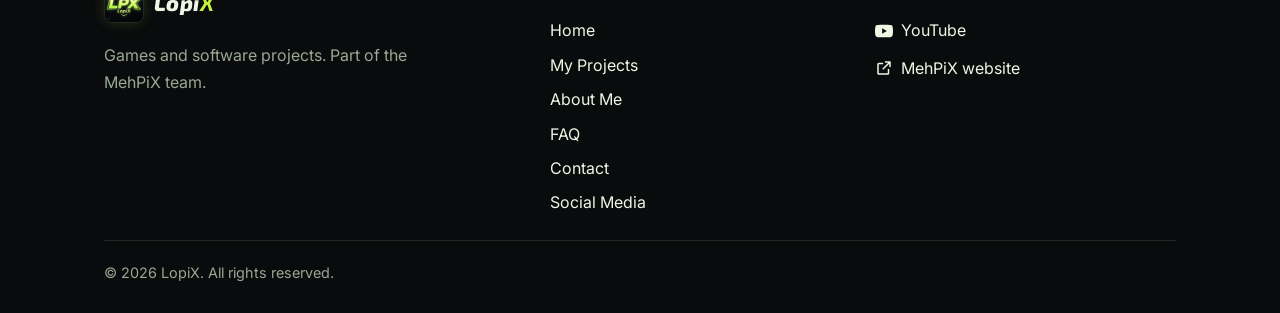
<file: sss.html>
﻿<!doctype html>
<html lang="tr" data-theme="dark" data-i18n-title="title.faq">
<head>
  <meta charset="utf-8">
  <meta name="viewport" content="width=device-width, initial-scale=1">
  <title>SSS — LopiX</title>
  <meta name="description" content="Sık sorulan sorular: SmartScreen uyarısı, uygulamaların güvenliği, kaynak kodu ve daha fazlası." data-i18n-attr="content:desc.faq">
  <!-- SEO ve paylaşım önizlemesi. lopixsite.github.io yazan yerleri gerçek site adresiyle değiştir (README: "Site adresini yazmak") -->
  <link rel="canonical" href="https://lopixsite.github.io/sss.html">
  <meta property="og:type" content="website">
  <meta property="og:site_name" content="LopiX">
  <meta property="og:locale" content="tr_TR">
  <meta property="og:title" content="SSS — LopiX">
  <meta property="og:description" content="Sık sorulan sorular: SmartScreen uyarısı, uygulamaların güvenliği, kaynak kodu ve daha fazlası.">
  <meta property="og:url" content="https://lopixsite.github.io/sss.html">
  <meta property="og:image" content="https://lopixsite.github.io/assets/img/og-image.jpg">
  <meta property="og:image:width" content="1200">
  <meta property="og:image:height" content="630">
  <meta property="og:image:alt" content="LopiX logosu ve &quot;Oyun ve yazılım projeleri&quot; yazısı">
  <meta name="twitter:card" content="summary_large_image">
  <link rel="icon" href="favicon.ico" sizes="any">
  <link rel="icon" type="image/png" sizes="32x32" href="assets/img/favicon-32.png">
  <link rel="apple-touch-icon" href="assets/img/apple-touch-icon.png">
  <meta name="theme-color" content="#050607">
  <script src="assets/js/boot.js"></script>
  <link rel="preconnect" href="https://fonts.googleapis.com">
  <link rel="preconnect" href="https://fonts.gstatic.com" crossorigin>
  <link rel="stylesheet" href="https://fonts.googleapis.com/css2?family=Exo+2:ital,wght@0,600;0,700;0,800;1,800&family=Inter:wght@400;500;600;700&family=JetBrains+Mono:wght@500&family=Pixelify+Sans:wght@500;600;700&display=swap">
  <link rel="stylesheet" href="assets/css/style.css">
  <script src="assets/js/main.js" defer></script>
</head>
<body data-page="faq">
  <header class="site-header" data-layout="header"></header>

  <main id="main">
    <div class="container page-head">
      <div class="section-head">
        <p class="eyebrow" data-i18n="faq.eyebrow">Yardım</p>
        <h1 data-i18n="faq.title">Sık Sorulan Sorular</h1>
        <p data-i18n="faq.lead">Merak edilenlerin cevapları burada.</p>
      </div>
    </div>

    <section class="section">
      <div class="container">
        <div class="faq">
          <!-- 1) SmartScreen: diğer sayfalardan sss.html#smartscreen ile doğrudan açılır -->
          <details id="smartscreen" open>
            <summary data-i18n="faq.q1">SmartScreen uyarısı neden çıkıyor? Uygulama güvenli mi?</summary>
            <div class="faq__body">
              <p data-i18n="faq.a1">Windows SmartScreen, dijital imzası olmayan veya henüz az kişi tarafından indirilmiş programlarda bu uyarıyı gösterir. Bu, programın zararlı olduğu anlamına gelmez: uygulamalarım tamamen açık kaynaklıdır, yani kodunu herkes inceleyebilir.</p>
              <p><strong data-i18n="faq.stepsTitle">Uygulamayı çalıştırmak için:</strong></p>
              <div class="steps">
                <div class="step">
                  <span class="step__label"><span data-i18n="ill.step">Adım</span> 1</span>
                  <div class="mock" aria-hidden="true">
                    <span class="mock__title"><span data-icon="info"></span><span data-i18n="ill.warning">Windows bilgisayarınızı korudu</span></span>
                    <span class="mock__lines"><span></span><span></span></span>
                    <span class="mock__link is-target" data-i18n="ill.more">Daha fazla bilgi</span>
                    <span class="mock__actions"><span class="mock__btn" data-i18n="ill.dontRun">Çalıştırma</span></span>
                  </div>
                  <p data-i18n-html="faq.step1">Uyarı ekranında <strong>Daha fazla bilgi</strong> yazısına tıklayın.</p>
                </div>
                <div class="step">
                  <span class="step__label"><span data-i18n="ill.step">Adım</span> 2</span>
                  <div class="mock" aria-hidden="true">
                    <span class="mock__title"><span data-icon="info"></span><span data-i18n="ill.warning">Windows bilgisayarınızı korudu</span></span>
                    <span class="mock__lines"><span></span><span></span></span>
                    <span class="mock__actions"><span class="mock__btn is-target" data-i18n="ill.run">Yine de çalıştır</span><span class="mock__btn" data-i18n="ill.dontRun">Çalıştırma</span></span>
                  </div>
                  <p data-i18n-html="faq.step2">Altta beliren <strong>Yine de çalıştır</strong> düğmesine tıklayın.</p>
                </div>
              </div>
              <p data-i18n="faq.hash">İndirdiğiniz dosyanın orijinal olduğundan emin olmak isterseniz, proje kartındaki SHA-256 parmak izini dosyanınkiyle karşılaştırabilirsiniz.</p>
            </div>
          </details>

          <details id="ucretsiz">
            <summary data-i18n="faq.q2">Uygulamalar ücretsiz mi?</summary>
            <div class="faq__body">
              <p data-i18n="faq.a2">Evet. Bütün uygulamalarım ücretsizdir ve kaynak kodları açıktır.</p>
            </div>
          </details>

          <details id="kaynak-kodu">
            <summary data-i18n="faq.q3">Kaynak kodu nerede?</summary>
            <div class="faq__body">
              <p data-i18n-html="faq.a3">Her proje kartında bir <strong>Kaynak Kodu</strong> düğmesi var; sizi projenin GitHub sayfasına götürür.</p>
            </div>
          </details>

          <details id="hata">
            <summary data-i18n="faq.q4">Hata bulursam ne yapayım?</summary>
            <div class="faq__body">
              <p data-i18n-html="faq.a4">Projenin GitHub sayfasında bir “Issue” açabilir ya da <a href="iletisim.html">Bana Ulaşın</a> sayfasından yazabilirsiniz. Hatanın nasıl oluştuğunu anlatıp ekran görüntüsü eklerseniz çok yardımcı olur.</p>
            </div>
          </details>

          <details id="isletim-sistemi">
            <summary data-i18n="faq.q5">Uygulamalar hangi işletim sistemlerinde çalışıyor?</summary>
            <div class="faq__body">
              <p data-i18n="faq.a5">Her projenin desteklediği sistemler kendi kartında yazar. SmartScreen uyarısı yalnızca Windows'ta görülür.</p>
            </div>
          </details>

          <details id="mehpix">
            <summary data-i18n="faq.q6">MehPiX ile bağlantın ne?</summary>
            <div class="faq__body">
              <p data-i18n-html="faq.a6">MehPiX, içinde yer aldığım yazılım stüdyosu. Stüdyonun projeleri ve ekibi için <a href="https://mehpix.github.io" target="_blank" rel="noopener">MehPiX sitesine</a> göz atabilirsiniz.</p>
            </div>
          </details>
        </div>

        <div class="promo" style="margin-top: 48px">
          <div>
            <h2 data-i18n="faq.more">Sorunuzun cevabını bulamadınız mı?</h2>
            <p data-i18n="faq.moreText">Bana yazmaktan çekinmeyin.</p>
          </div>
          <a class="btn btn--primary" href="iletisim.html"><span data-icon="mail"></span><span data-i18n="cta.contact">Bana ulaşın</span></a>
        </div>
      </div>
    </section>
  </main>

  <footer class="site-footer" data-layout="footer"></footer>
</body>
</html>
</file>
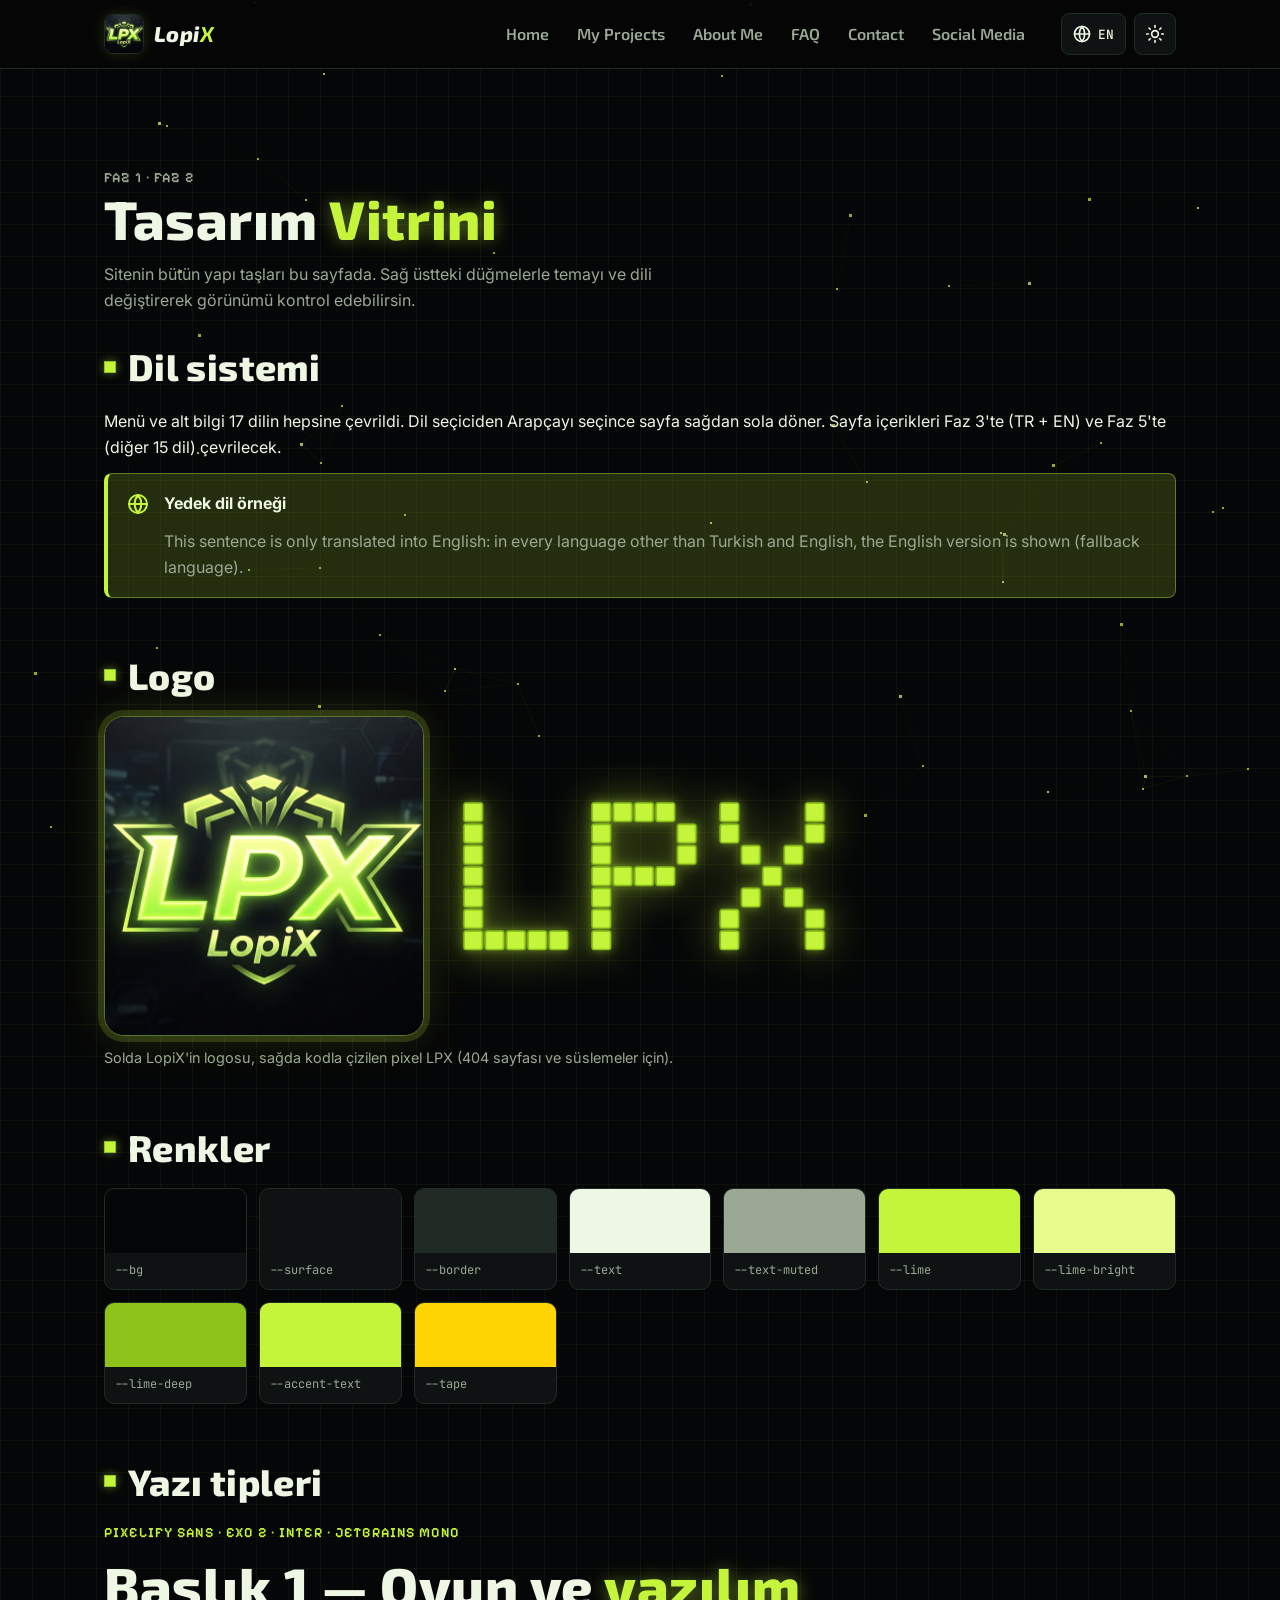
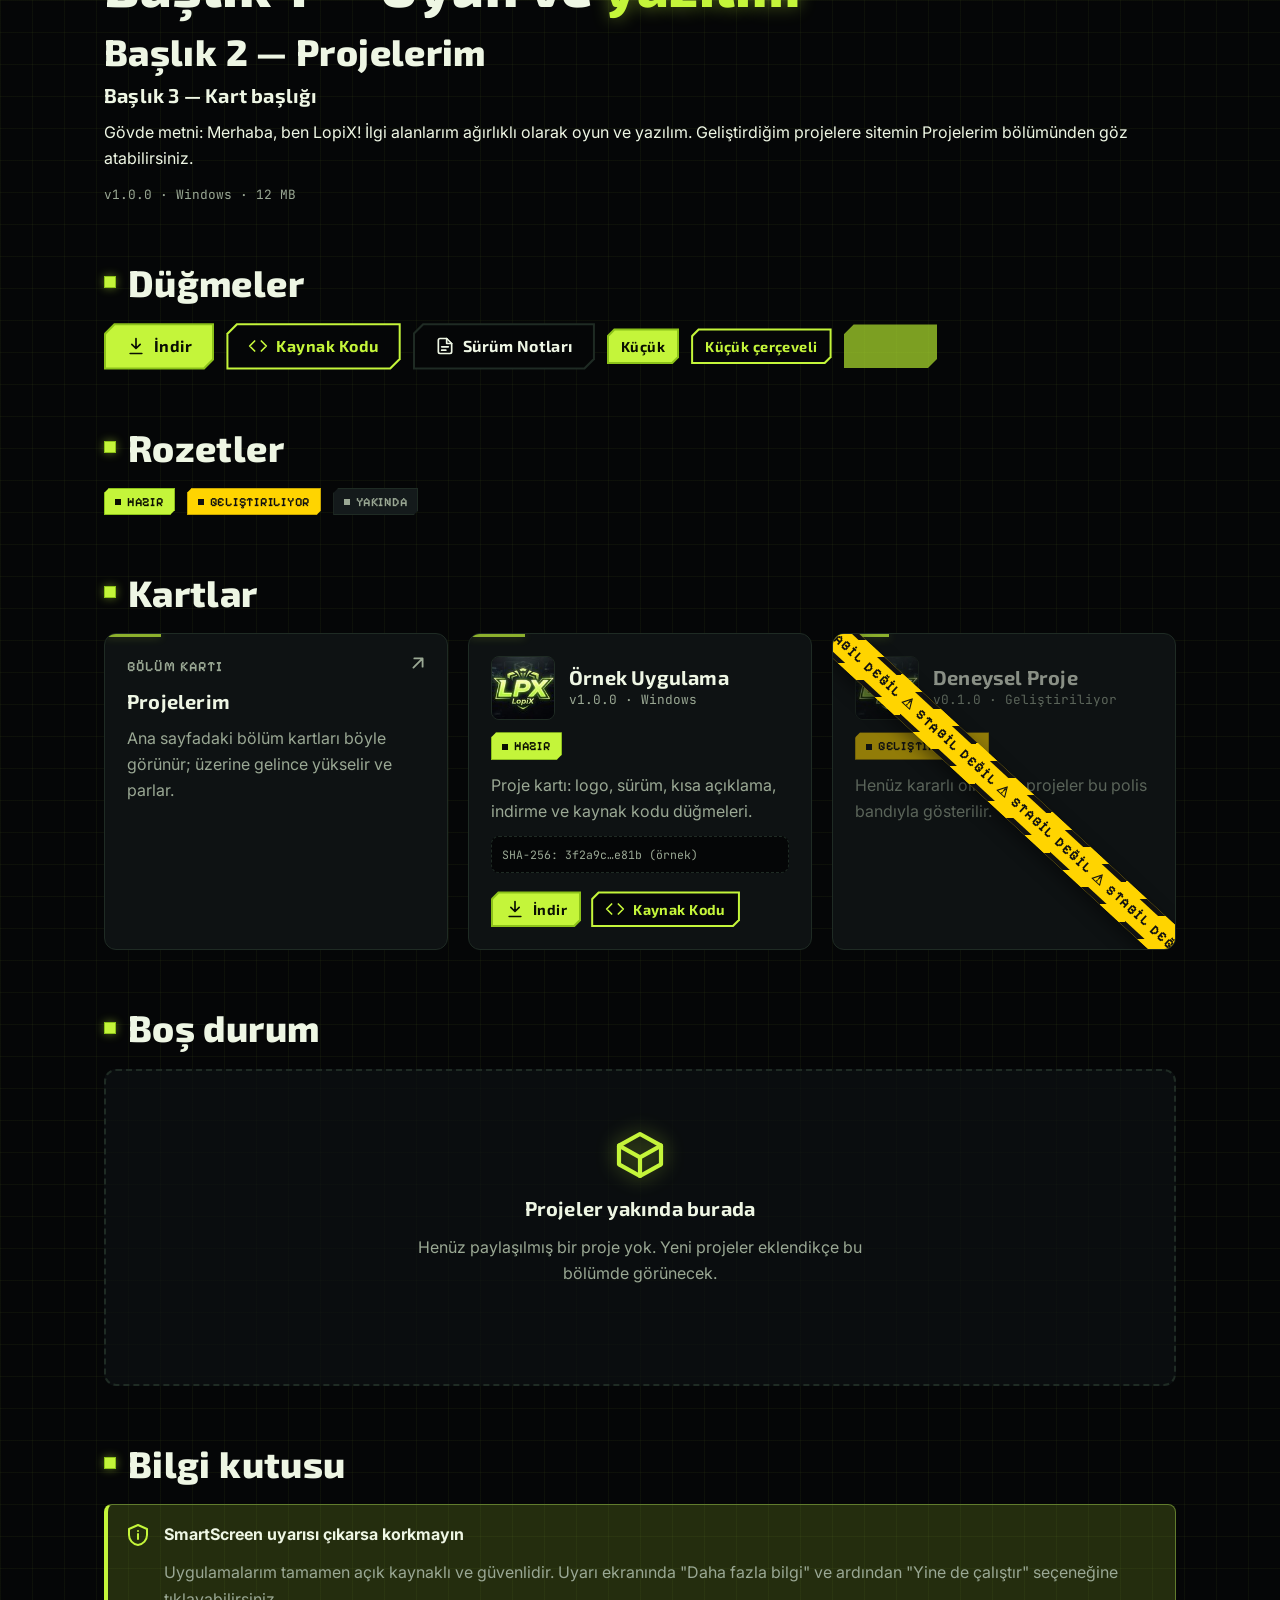
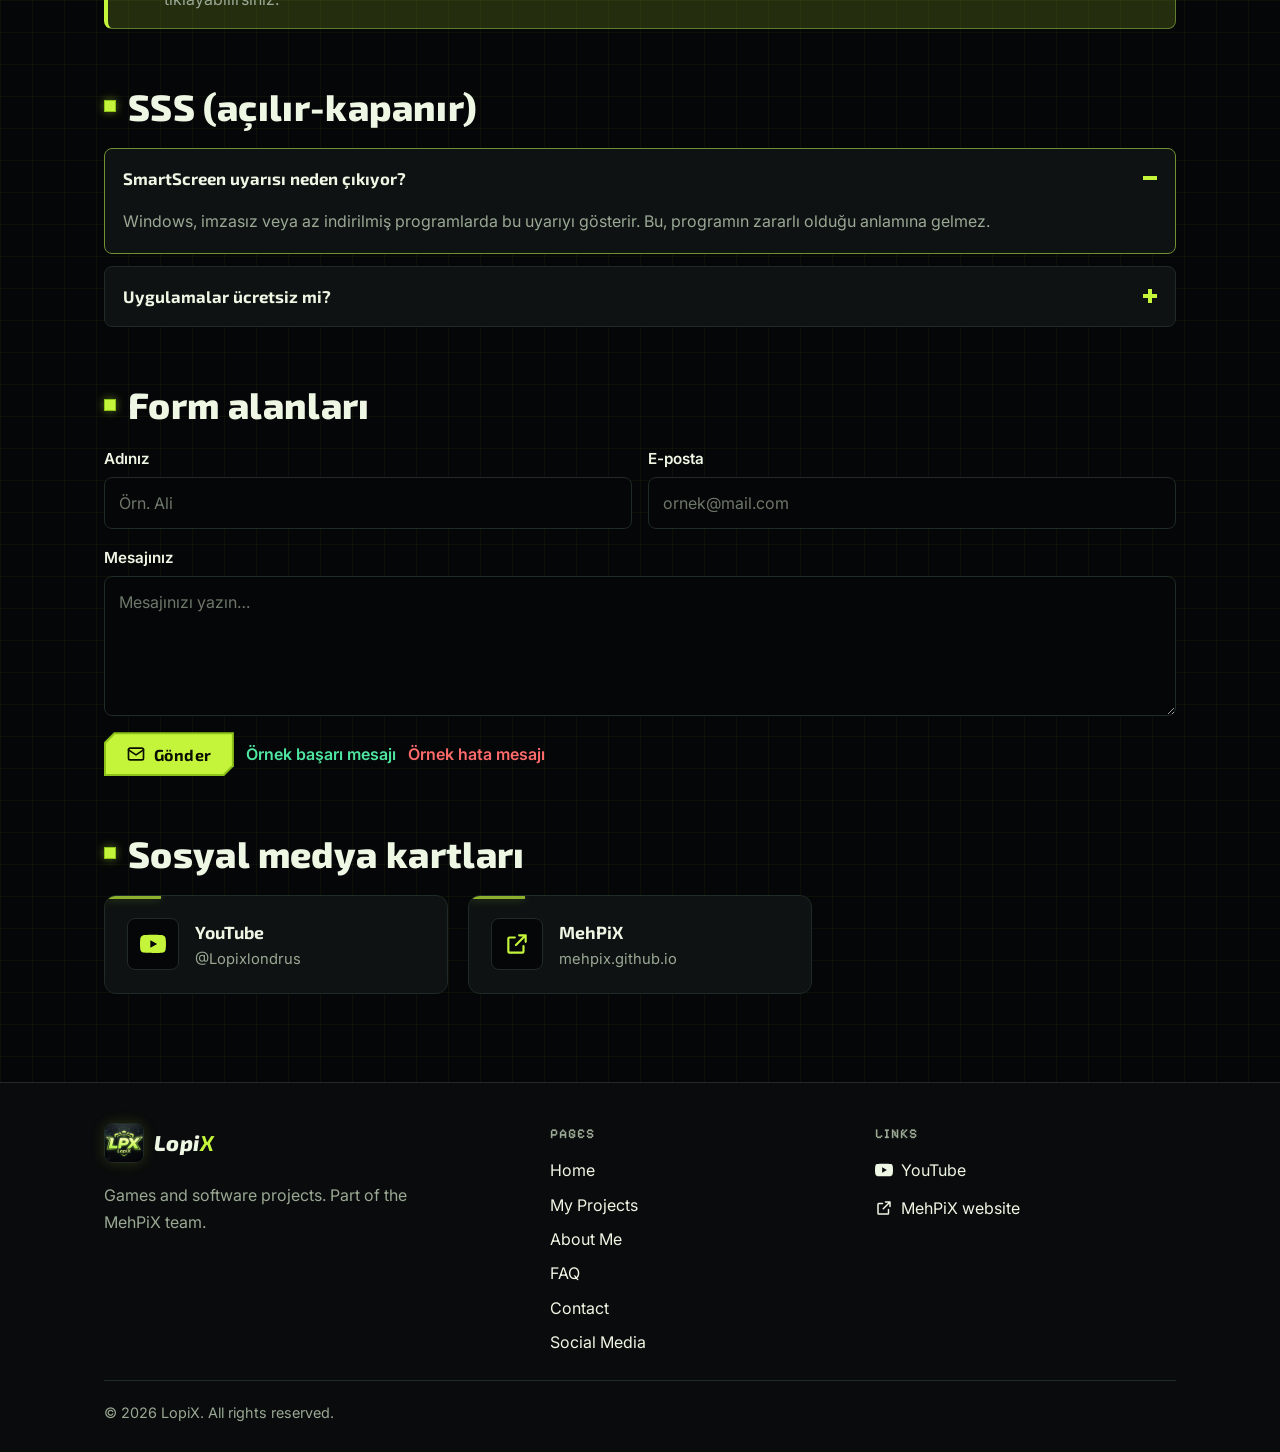
<file: tasarim.html>
<!doctype html>
<html lang="tr" data-theme="dark">
<head>
  <meta charset="utf-8">
  <meta name="viewport" content="width=device-width, initial-scale=1">
  <title>Tasarım Vitrini — LopiX</title>
  <!-- Bu sayfa sadece geliştirme içindir: bileşenlerin nasıl göründüğünü gösterir -->
  <meta name="robots" content="noindex">
  <link rel="icon" href="favicon.ico" sizes="any">
  <link rel="icon" type="image/png" sizes="32x32" href="assets/img/favicon-32.png">
  <link rel="apple-touch-icon" href="assets/img/apple-touch-icon.png">
  <meta name="theme-color" content="#050607">
  <!-- Seçilen tema ve dil sayfa çizilmeden önce uygulanır (yanıp sönme olmasın) -->
  <script src="assets/js/boot.js"></script>
  <link rel="preconnect" href="https://fonts.googleapis.com">
  <link rel="preconnect" href="https://fonts.gstatic.com" crossorigin>
  <link rel="stylesheet" href="https://fonts.googleapis.com/css2?family=Exo+2:ital,wght@0,600;0,700;0,800;1,800&family=Inter:wght@400;500;600;700&family=JetBrains+Mono:wght@500&family=Pixelify+Sans:wght@500;600;700&display=swap">
  <link rel="stylesheet" href="assets/css/style.css">
  <script src="assets/js/main.js" defer></script>
  <style>
    /* Sadece bu vitrin sayfasına özel küçük stiller */
    .swatches { display: grid; gap: 12px; grid-template-columns: repeat(auto-fill, minmax(140px, 1fr)); }
    .swatch { border: 1px solid var(--border); border-radius: 10px; overflow: hidden; background: var(--surface); }
    .swatch span { display: block; height: 64px; }
    .swatch code { display: block; padding: 8px 10px; font-family: var(--font-mono); font-size: .75rem; color: var(--text-muted); }
    .demo-row { display: flex; flex-wrap: wrap; gap: 12px; align-items: center; }
    .demo-logos { display: flex; flex-wrap: wrap; gap: 40px; align-items: center; }
    .demo-block + .demo-block { margin-top: 56px; }
    .demo-block > h2 { margin-bottom: 20px; }
    .demo-note { margin-top: 10px; color: var(--text-muted); font-size: .9rem; }
  </style>
</head>
<body data-page="design">
  <header class="site-header" data-layout="header"></header>

  <main id="main" class="section">
    <div class="container">
      <div class="section-head">
        <p class="eyebrow">Faz 1 · Faz 2</p>
        <h1>Tasarım <span class="hl">Vitrini</span></h1>
        <p>Sitenin bütün yapı taşları bu sayfada. Sağ üstteki düğmelerle temayı ve dili değiştirerek görünümü kontrol edebilirsin.</p>
      </div>

      <!-- Dil sistemi -->
      <section class="demo-block">
        <h2 class="section-title">Dil sistemi</h2>
        <div class="stack">
          <p>Menü ve alt bilgi 17 dilin hepsine çevrildi. Dil seçiciden Arapçayı seçince sayfa sağdan sola döner.
            Sayfa içerikleri Faz 3'te (TR + EN) ve Faz 5'te (diğer 15 dil) çevrilecek.</p>
          <div class="notice">
            <span data-icon="globe"></span>
            <div class="stack">
              <strong>Yedek dil örneği</strong>
              <p data-i18n="demo.fallback">Bu cümlenin sadece İngilizce çevirisi var: Türkçe ve İngilizce dışındaki bütün dillerde İngilizcesi görünür (yedek dil).</p>
            </div>
          </div>
        </div>
      </section>

      <!-- Logo -->
      <section class="demo-block">
        <h2 class="section-title">Logo</h2>
        <div class="demo-logos">
          <div class="logo-frame">
            <img src="assets/img/lopix-logo.jpg" alt="LopiX logosu" width="640" height="640">
          </div>
          <div class="pixel-text pixel-text--flicker" data-pixel="LPX"></div>
        </div>
        <p class="demo-note">Solda LopiX'in logosu, sağda kodla çizilen pixel LPX (404 sayfası ve süslemeler için).</p>
      </section>

      <!-- Renkler -->
      <section class="demo-block">
        <h2 class="section-title">Renkler</h2>
        <div class="swatches">
          <div class="swatch"><span style="background:var(--bg)"></span><code>--bg</code></div>
          <div class="swatch"><span style="background:var(--surface)"></span><code>--surface</code></div>
          <div class="swatch"><span style="background:var(--border)"></span><code>--border</code></div>
          <div class="swatch"><span style="background:var(--text)"></span><code>--text</code></div>
          <div class="swatch"><span style="background:var(--text-muted)"></span><code>--text-muted</code></div>
          <div class="swatch"><span style="background:var(--lime)"></span><code>--lime</code></div>
          <div class="swatch"><span style="background:var(--lime-bright)"></span><code>--lime-bright</code></div>
          <div class="swatch"><span style="background:var(--lime-deep)"></span><code>--lime-deep</code></div>
          <div class="swatch"><span style="background:var(--accent-text)"></span><code>--accent-text</code></div>
          <div class="swatch"><span style="background:var(--tape)"></span><code>--tape</code></div>
        </div>
      </section>

      <!-- Yazı tipleri -->
      <section class="demo-block">
        <h2 class="section-title">Yazı tipleri</h2>
        <div class="stack">
          <p class="eyebrow" lang="en">Pixelify Sans · Exo 2 · Inter · JetBrains Mono</p>
          <h1>Başlık 1 — Oyun ve <span class="hl">yazılım</span></h1>
          <h2>Başlık 2 — Projelerim</h2>
          <h3>Başlık 3 — Kart başlığı</h3>
          <p>Gövde metni: Merhaba, ben LopiX! İlgi alanlarım ağırlıklı olarak oyun ve yazılım. Geliştirdiğim projelere sitemin Projelerim bölümünden göz atabilirsiniz.</p>
          <p class="card__meta">v1.0.0 · Windows · 12 MB</p>
        </div>
      </section>

      <!-- Düğmeler -->
      <section class="demo-block">
        <h2 class="section-title">Düğmeler</h2>
        <div class="demo-row">
          <a class="btn btn--primary" href="#"><span data-icon="download"></span>İndir</a>
          <a class="btn" href="#"><span data-icon="code"></span>Kaynak Kodu</a>
          <a class="btn btn--quiet" href="#"><span data-icon="notes"></span>Sürüm Notları</a>
          <a class="btn btn--primary btn--sm" href="#">Küçük</a>
          <a class="btn btn--sm" href="#">Küçük çerçeveli</a>
          <button class="btn btn--primary" type="button" disabled>Kapalı</button>
        </div>
      </section>

      <!-- Rozetler -->
      <section class="demo-block">
        <h2 class="section-title">Rozetler</h2>
        <div class="demo-row">
          <span class="badge badge--ready">Hazır</span>
          <span class="badge badge--wip">Geliştiriliyor</span>
          <span class="badge badge--soon">Yakında</span>
        </div>
      </section>

      <!-- Kartlar -->
      <section class="demo-block">
        <h2 class="section-title">Kartlar</h2>
        <div class="grid">
          <a class="card" href="#">
            <span class="card__arrow" data-icon="arrow"></span>
            <p class="eyebrow">Bölüm kartı</p>
            <h3>Projelerim</h3>
            <p>Ana sayfadaki bölüm kartları böyle görünür; üzerine gelince yükselir ve parlar.</p>
          </a>

          <article class="card">
            <div class="card__head">
              <img class="card__logo" src="assets/img/lopix-logo-sm.jpg" alt="" width="64" height="64">
              <div>
                <h3>Örnek Uygulama</h3>
                <p class="card__meta">v1.0.0 · Windows</p>
              </div>
            </div>
            <span class="badge badge--ready">Hazır</span>
            <p>Proje kartı: logo, sürüm, kısa açıklama, indirme ve kaynak kodu düğmeleri.</p>
            <code class="hash">SHA-256: 3f2a9c…e81b (örnek)</code>
            <div class="card__actions">
              <a class="btn btn--primary btn--sm" href="#"><span data-icon="download"></span>İndir</a>
              <a class="btn btn--sm" href="#"><span data-icon="code"></span>Kaynak Kodu</a>
            </div>
          </article>

          <article class="card card--taped">
            <div class="tape" aria-hidden="true">STABİL DEĞİL ⚠ STABİL DEĞİL ⚠ STABİL DEĞİL ⚠ STABİL DEĞİL</div>
            <div class="card__head">
              <img class="card__logo" src="assets/img/lopix-logo-sm.jpg" alt="" width="64" height="64">
              <div>
                <h3>Deneysel Proje</h3>
                <p class="card__meta">v0.1.0 · Geliştiriliyor</p>
              </div>
            </div>
            <span class="badge badge--wip">Geliştiriliyor</span>
            <p>Henüz kararlı olmayan projeler bu polis bandıyla gösterilir.</p>
          </article>
        </div>
      </section>

      <!-- Boş durum -->
      <section class="demo-block">
        <h2 class="section-title">Boş durum</h2>
        <div class="empty-state">
          <span class="empty-state__icon" data-icon="box"></span>
          <h3>Projeler yakında burada</h3>
          <p>Henüz paylaşılmış bir proje yok. Yeni projeler eklendikçe bu bölümde görünecek.</p>
          <span class="badge badge--soon">Yakında</span>
        </div>
      </section>

      <!-- Bilgi kutusu -->
      <section class="demo-block">
        <h2 class="section-title">Bilgi kutusu</h2>
        <div class="notice">
          <span data-icon="info"></span>
          <div class="stack">
            <strong>SmartScreen uyarısı çıkarsa korkmayın</strong>
            <p>Uygulamalarım tamamen açık kaynaklı ve güvenlidir. Uyarı ekranında "Daha fazla bilgi" ve ardından "Yine de çalıştır" seçeneğine tıklayabilirsiniz.</p>
          </div>
        </div>
      </section>

      <!-- SSS -->
      <section class="demo-block">
        <h2 class="section-title">SSS (açılır-kapanır)</h2>
        <div class="faq">
          <details open>
            <summary>SmartScreen uyarısı neden çıkıyor?</summary>
            <div class="faq__body">
              <p>Windows, imzasız veya az indirilmiş programlarda bu uyarıyı gösterir. Bu, programın zararlı olduğu anlamına gelmez.</p>
            </div>
          </details>
          <details>
            <summary>Uygulamalar ücretsiz mi?</summary>
            <div class="faq__body">
              <p>Evet, bütün uygulamalar ücretsiz ve açık kaynaklıdır.</p>
            </div>
          </details>
        </div>
      </section>

      <!-- Form -->
      <section class="demo-block">
        <h2 class="section-title">Form alanları</h2>
        <form class="form" onsubmit="return false">
          <div class="form-row">
            <div class="field">
              <label for="demo-name">Adınız</label>
              <input id="demo-name" type="text" placeholder="Örn. Ali">
            </div>
            <div class="field">
              <label for="demo-mail">E-posta</label>
              <input id="demo-mail" type="email" placeholder="ornek@mail.com">
            </div>
          </div>
          <div class="field">
            <label for="demo-msg">Mesajınız</label>
            <textarea id="demo-msg" placeholder="Mesajınızı yazın…"></textarea>
          </div>
          <div class="demo-row">
            <button class="btn btn--primary" type="submit"><span data-icon="mail"></span>Gönder</button>
            <p class="form-status" data-state="success">Örnek başarı mesajı</p>
            <p class="form-status" data-state="error">Örnek hata mesajı</p>
          </div>
        </form>
      </section>

      <!-- Sosyal medya -->
      <section class="demo-block">
        <h2 class="section-title">Sosyal medya kartları</h2>
        <div class="grid">
          <a class="card social-card" href="https://www.youtube.com/@Lopixlondrus" target="_blank" rel="noopener">
            <span class="social-card__icon"><span data-icon="youtube"></span></span>
            <span class="social-card__text"><strong>YouTube</strong><span>@Lopixlondrus</span></span>
          </a>
          <a class="card social-card" href="https://mehpix.github.io" target="_blank" rel="noopener">
            <span class="social-card__icon"><span data-icon="external"></span></span>
            <span class="social-card__text"><strong>MehPiX</strong><span>mehpix.github.io</span></span>
          </a>
        </div>
      </section>
    </div>
  </main>

  <footer class="site-footer" data-layout="footer"></footer>
</body>
</html>
</file>
<file: assets/css/style.css>
/* =========================================================
   LopiX — Ortak stil dosyası (tasarım sistemi)
   Bütün sayfalar bu dosyayı kullanır.
   Renkleri değiştirmek için sadece aşağıdaki değişkenleri düzenle.

   Not: Kenar boşlukları "left/right" yerine "inline-start/end" ile yazıldı.
   Böylece Arapça gibi sağdan sola yazılan dillerde sayfa kendiliğinden aynalanır.
   ========================================================= */

/* ---------- 1) Renk ve ölçü değişkenleri ---------- */

/* Koyu tema (varsayılan): siyah zemin + logodan alınan neon lime */
:root {
  --bg: #050607;             /* sayfa zemini: siyah */
  --bg-soft: #0a0d0e;        /* hafif açık zemin (bölüm arkaları) */
  --surface: #0e1213;        /* kart zemini */
  --surface-2: #141a1b;      /* kartın üzerine gelinince */
  --border: #1f2b24;         /* çizgiler (yeşile çalan koyu gri) */
  --text: #eef6e4;           /* ana yazı */
  --text-muted: #9aa894;     /* soluk yazı */

  --lime: #c4f53a;           /* neon lime (logonun ana rengi) */
  --lime-bright: #e8fb8c;    /* lime'ın parlayan açık tonu (logonun ortası) */
  --lime-deep: #8cc21a;      /* lime'ın koyu kenarı (pixel bloklar) */

  --accent-text: var(--lime);      /* yazı olarak kullanılan vurgu */
  --on-accent: #0a0f02;            /* lime zemin üstündeki yazı */
  --glow: rgba(196, 245, 58, .45);
  --glow-soft: rgba(196, 245, 58, .16);
  --grid-line: rgba(196, 245, 58, .045);  /* arka plandaki pixel ızgara */
  --header-bg: rgba(5, 6, 7, .8);

  --tape: #ffd400;           /* polis bandı sarısı */
  --tape-dark: #111;
  --success: #4ee6a0;        /* form: başarı */
  --danger: #ff6b6b;         /* form: hata */

  --font-display: 'Exo 2', 'Segoe UI', system-ui, sans-serif;
  --font-body: 'Inter', 'Inter Fallback', 'Segoe UI', system-ui, sans-serif;
  --font-pixel: 'Pixelify Sans', ui-monospace, 'Consolas', monospace;  /* pixel yazı tipi: Türkçe ve Kiril harflerini de içerir */
  --font-mono: 'JetBrains Mono', ui-monospace, 'Consolas', monospace;

  --radius: 12px;
  --radius-sm: 8px;
  --cut: 10px;               /* düğme ve rozetlerin kesik (pixel) köşe boyu */
  --container: 1120px;
  --gutter: 16px;
  --header-h: 68px;

  color-scheme: dark;
}

/* Açık tema: dolgu olarak neon lime aynı kalır (üstündeki yazı koyu),
   yazı olarak kullanılan lime ise beyaz zeminde okunsun diye koyu zeytin yeşilidir. */
:root[data-theme="light"] {
  --bg: #f5f9ee;
  --bg-soft: #ecf3df;
  --surface: #ffffff;
  --surface-2: #f3f8e8;
  --border: #d5e4b8;
  --text: #11160a;
  --text-muted: #4b5a3c;

  --lime: #c4f53a;
  --lime-bright: #e8fb8c;
  --lime-deep: #5c8f00;

  --accent-text: #3f6a00;
  --on-accent: #0a0f02;
  --glow: rgba(140, 194, 26, .4);
  --glow-soft: rgba(140, 194, 26, .16);
  --grid-line: rgba(63, 106, 0, .06);
  --header-bg: rgba(245, 249, 238, .85);

  --success: #0f7a46;
  --danger: #c42020;

  color-scheme: light;
}

@media (min-width: 768px) {
  :root { --gutter: 24px; }
}

/* ---------- 2) Temel ayarlar ---------- */

/* Inter indirilene kadar kullanılan yedek yazı tipi: Arial, Inter'in ölçülerine göre büyütülür.
   Böylece Inter gelince satırlar yeniden dizilmez ve sayfa kaymaz. Arial'ı olmayan cihazlarda
   (örn. Android) bu satır atlanır, sıradaki yazı tipi kullanılır. */
@font-face {
  font-family: 'Inter Fallback';
  src: local('Arial'), local('ArialMT');
  size-adjust: 107.4%;
  ascent-override: 90.2%;
  descent-override: 22.48%;
  line-gap-override: 0%;
}

*, *::before, *::after { box-sizing: border-box; }

html { -webkit-text-size-adjust: 100%; scroll-behavior: smooth; scroll-padding-top: calc(var(--header-h) + 12px); }

body {
  margin: 0;
  min-height: 100vh;
  display: flex;
  flex-direction: column;
  background-color: var(--bg);
  /* Hafif pixel ızgara deseni */
  background-image:
    linear-gradient(var(--grid-line) 1px, transparent 1px),
    linear-gradient(90deg, var(--grid-line) 1px, transparent 1px);
  background-size: 32px 32px;
  color: var(--text);
  font-family: var(--font-body);
  font-size: 16px;
  line-height: 1.65;
  overflow-x: hidden;
  transition: background-color .25s, color .25s;
}

main { flex: 1; position: relative; z-index: 1; }

img, svg { display: block; max-width: 100%; }

h1, h2, h3, h4 {
  margin: 0;
  font-family: var(--font-display);
  font-weight: 800;
  line-height: 1.15;
  letter-spacing: .01em;
}
h1 { font-size: clamp(2rem, 6vw, 3.4rem); }
h2 { font-size: clamp(1.6rem, 4vw, 2.3rem); }
h3 { font-size: 1.25rem; font-weight: 700; }

p { margin: 0; }

a { color: var(--accent-text); text-underline-offset: 3px; }

:focus-visible {
  outline: 2px solid var(--accent-text);
  outline-offset: 3px;
  border-radius: 4px;
}

::selection { background: var(--lime); color: var(--on-accent); }

/* Lime vurgulu yazı (örn. başlıktaki bir kelime) */
.hl { color: var(--accent-text); }
:root:not([data-theme="light"]) .hl { text-shadow: 0 0 18px var(--glow); }

/* Ekran okuyucular için görünmez ama okunur metin */
.sr-only {
  position: absolute; width: 1px; height: 1px; padding: 0; margin: -1px;
  overflow: hidden; clip: rect(0 0 0 0); white-space: nowrap; border: 0;
}

/* Klavye kullanıcıları için "içeriğe geç" linki */
.skip-link {
  position: absolute; inset-inline-start: 12px; top: -60px; z-index: 100;
  padding: 10px 14px; border-radius: var(--radius-sm);
  background: var(--lime); color: var(--on-accent); font-weight: 700;
  text-decoration: none; transition: top .2s;
}
.skip-link:focus { top: 12px; }

/* ---------- 3) Yerleşim yardımcıları ---------- */

.container {
  width: 100%;
  max-width: var(--container);
  margin-inline: auto;
  padding-inline: var(--gutter);
}

.section { padding-block: clamp(48px, 8vw, 88px); }
.section--soft { background: color-mix(in srgb, var(--bg-soft) 85%, transparent); }

.section-head { margin-bottom: 32px; max-width: 640px; }
.section-head p { margin-top: 10px; color: var(--text-muted); }

/* Başlığın önündeki küçük lime pixel kare */
.section-title { display: flex; align-items: center; gap: 12px; }
.section-title::before {
  content: "";
  flex: none;
  width: 12px; height: 12px;
  background: var(--lime);
  box-shadow: 0 0 10px var(--glow);
  border: 1px solid var(--lime-deep);
}

/* Küçük üst etiket: pixel yazı tipiyle */
.eyebrow {
  font-family: var(--font-pixel);
  font-size: .88rem;
  font-weight: 600;
  line-height: 1.5;
  letter-spacing: .08em;
  text-transform: uppercase;
  color: var(--accent-text);
}

.grid {
  display: grid;
  gap: 20px;
  grid-template-columns: repeat(auto-fill, minmax(min(100%, 260px), 1fr));
}

.stack > * + * { margin-top: 12px; }

/* ---------- 4) Düğmeler ---------- */

/* Köşeleri pixel gibi kesik düğmeler (clip-path ile) */
.btn {
  --btn-bg: transparent;
  --btn-fg: var(--accent-text);
  --btn-border: var(--accent-text);
  position: relative;
  display: inline-flex;
  align-items: center;
  justify-content: center;
  gap: 8px;
  min-height: 44px;
  padding: 10px 22px;
  border: 0;
  background: var(--btn-border);
  color: var(--btn-fg);
  font-family: var(--font-display);
  font-size: 1rem;
  font-weight: 700;
  letter-spacing: .03em;
  text-decoration: none;
  cursor: pointer;
  clip-path: polygon(var(--cut) 0, 100% 0, 100% calc(100% - var(--cut)), calc(100% - var(--cut)) 100%, 0 100%, 0 var(--cut));
  isolation: isolate;
  transition: transform .15s, filter .2s, color .2s;
}
/* İç dolgu: kenarlık rengi 2px görünsün diye bir kat içeride */
.btn::before {
  content: "";
  position: absolute;
  inset: 2px;
  z-index: -1;
  background: var(--btn-bg);
  clip-path: polygon(calc(var(--cut) - 1px) 0, 100% 0, 100% calc(100% - var(--cut) + 1px), calc(100% - var(--cut) + 1px) 100%, 0 100%, 0 calc(var(--cut) - 1px));
  transition: background-color .2s;
}
.btn:not(.btn--primary)::before { background: var(--bg); }
.btn svg { width: 20px; height: 20px; flex: none; }

.btn:hover { transform: translateY(-2px); filter: drop-shadow(0 0 10px var(--glow)); }
.btn:active { transform: translateY(0); }
.btn:focus-visible { outline-offset: 4px; border-radius: 0; }

/* Ana düğme: lime dolgu */
.btn--primary { --btn-bg: var(--lime); --btn-fg: var(--on-accent); --btn-border: var(--lime-deep); }
.btn--primary:hover { --btn-bg: var(--lime-bright); }

/* Çerçeveli düğme (varsayılan .btn): üzerine gelince içi hafif lime'a boyanır */
.btn:not(.btn--primary):hover::before { background: color-mix(in srgb, var(--lime) 12%, var(--bg)); }

/* Sade düğme: çerçevesiz, soluk */
.btn--quiet { --btn-border: var(--border); --btn-fg: var(--text); }
.btn--quiet:hover { --btn-border: var(--accent-text); }

.btn--sm { min-height: 36px; padding: 6px 14px; font-size: .9rem; --cut: 7px; }

.btn[disabled], .btn[aria-disabled="true"] {
  opacity: .45; cursor: not-allowed; pointer-events: none;
}

/* Yuvarlak ikon düğmesi (tema, menü) */
.icon-btn {
  display: inline-grid;
  place-items: center;
  width: 42px; height: 42px;
  padding: 0;
  border: 1px solid var(--border);
  border-radius: var(--radius-sm);
  background: var(--surface);
  color: var(--text);
  cursor: pointer;
  transition: border-color .2s, color .2s, box-shadow .2s;
}
.icon-btn:hover { border-color: var(--accent-text); color: var(--accent-text); box-shadow: 0 0 12px var(--glow-soft); }
.icon-btn svg { width: 20px; height: 20px; }

/* Tema düğmesi: koyu temada güneş (açık temaya geç), açık temada ay görünür */
.theme-toggle .icon-moon { display: none; }
:root[data-theme="light"] .theme-toggle .icon-sun { display: none; }
:root[data-theme="light"] .theme-toggle .icon-moon { display: block; }

/* ---------- 5) Menü (header) ---------- */

.site-header {
  position: sticky;
  top: 0;
  z-index: 50;
  background: var(--header-bg);
  backdrop-filter: blur(12px);
  -webkit-backdrop-filter: blur(12px);
  border-bottom: 1px solid var(--border);
  /* Menü main.js ile sonradan çizilir; yeri baştan ayrılır ki sayfa açılırken içerik aşağı kaymasın */
  min-height: calc(var(--header-h) + 1px);
}

.header-inner {
  display: flex;
  align-items: center;
  gap: 16px;
  min-height: var(--header-h);
}

.brand {
  display: inline-flex;
  align-items: center;
  gap: 10px;
  color: var(--text);
  text-decoration: none;
  font-family: var(--font-display);
  font-size: 1.35rem;
  font-weight: 800;
  font-style: italic;
  letter-spacing: .02em;
}
.brand img {
  width: 40px; height: 40px;
  border-radius: var(--radius-sm);
  border: 1px solid var(--border);
  box-shadow: 0 0 14px var(--glow-soft);
}
.brand b { color: var(--accent-text); }

.site-nav { margin-inline-start: auto; }
.site-nav ul { display: flex; gap: 4px; margin: 0; padding: 0; list-style: none; }
.site-nav a {
  position: relative;
  display: block;
  padding: 8px 12px;
  color: var(--text-muted);
  font-family: var(--font-display);
  font-weight: 600;
  text-decoration: none;
  white-space: nowrap;
  transition: color .2s;
}
.site-nav a::after {
  content: "";
  position: absolute;
  inset-inline: 12px;
  bottom: 2px;
  height: 3px;
  background: var(--lime);
  box-shadow: 0 0 8px var(--glow);
  transform: scaleX(0);
  transition: transform .2s;
}
.site-nav a:hover { color: var(--text); }
.site-nav a:hover::after { transform: scaleX(.5); }
.site-nav a[aria-current="page"] { color: var(--accent-text); }
.site-nav a[aria-current="page"]::after { transform: scaleX(1); }

.header-controls { display: flex; align-items: center; gap: 8px; }
.site-nav + .header-controls { margin-inline-start: 8px; }
.nav-toggle { display: none; }

/* Dar ekranlarda menü, hamburger düğmesiyle açılan bir panele dönüşür */
@media (max-width: 1080px) {
  .nav-toggle { display: inline-grid; }
  .site-nav + .header-controls { margin-inline-start: auto; }
  .site-nav {
    position: absolute;
    top: 100%;
    inset-inline: 0;
    margin: 0;
    background: var(--bg);
    border-bottom: 1px solid var(--border);
    box-shadow: 0 16px 32px rgba(0, 0, 0, .35);
    display: none;
  }
  .site-nav.is-open { display: block; }
  .site-nav ul { flex-direction: column; padding: 8px var(--gutter) 16px; gap: 0; }
  .site-nav a { padding: 12px 4px; font-size: 1.05rem; border-bottom: 1px solid var(--border); }
  .site-nav li:last-child a { border-bottom: 0; }
  .site-nav a::after { inset-inline: auto; inset-inline-start: -10px; bottom: 12px; top: 12px; width: 3px; height: auto; transform: scaleY(0); }
  .site-nav a[aria-current="page"]::after { transform: scaleY(1); }
  .site-nav a:hover::after { transform: scaleY(.5); }
}

/* ---------- 5b) Dil seçici ---------- */

.lang-switch { position: relative; }

/* Dünya ikonu + dil kodu (örn. "TR") */
.lang-toggle { width: auto; gap: 6px; padding-inline: 10px; display: inline-flex; align-items: center; }
.lang-toggle__code { font-family: var(--font-mono); font-size: .8rem; font-weight: 500; letter-spacing: .04em; }

.lang-menu {
  position: absolute;
  top: calc(100% + 10px);
  inset-inline-end: 0;
  z-index: 60;
  width: min(340px, calc(100vw - 2 * var(--gutter)));
  max-height: min(80vh, 560px);
  overflow-y: auto;
  padding: 12px;
  border: 1px solid var(--border);
  border-radius: var(--radius);
  background: var(--surface);
  box-shadow: 0 18px 40px rgba(0, 0, 0, .4), 0 0 0 1px var(--glow-soft);
}
.lang-menu[hidden] { display: none; }
.lang-menu__title {
  margin: 2px 6px 10px;
  font-family: var(--font-pixel);
  font-size: .85rem;
  font-weight: 600;
  letter-spacing: .08em;
  text-transform: uppercase;
  color: var(--text-muted);
}
.lang-menu ul {
  display: grid;
  grid-template-columns: 1fr 1fr;
  gap: 4px;
  margin: 0;
  padding: 0;
  list-style: none;
}

.lang-option {
  display: flex;
  align-items: center;
  gap: 8px;
  width: 100%;
  padding: 8px 10px;
  border: 1px solid transparent;
  border-radius: var(--radius-sm);
  background: none;
  color: var(--text);
  font: inherit;
  font-size: .95rem;
  text-align: start;
  cursor: pointer;
  transition: background-color .15s, border-color .15s, color .15s;
}
.lang-option:hover,
.lang-option:focus-visible { background: var(--surface-2); border-color: var(--border); outline: none; }
.lang-option__code {
  flex: none;
  min-width: 2.2em;
  font-family: var(--font-mono);
  font-size: .72rem;
  color: var(--text-muted);
}
.lang-option__name { flex: 1; min-width: 0; overflow: hidden; text-overflow: ellipsis; white-space: nowrap; }
.lang-option svg { width: 16px; height: 16px; flex: none; visibility: hidden; }
.lang-option[aria-current="true"] { color: var(--accent-text); border-color: color-mix(in srgb, var(--accent-text) 45%, var(--border)); background: var(--glow-soft); }
.lang-option[aria-current="true"] .lang-option__code { color: var(--accent-text); }
.lang-option[aria-current="true"] svg { visibility: visible; }

/* ---------- 5c) Dile özel ayarlar ---------- */

/* Türkçe dışındaki bir dil seçiliyse, çeviriler yüklenene kadar sayfa gizli kalır
   (önce Türkçe görünüp sonra değişmesin diye). JavaScript çalışmazsa
   1,5 saniye sonra sayfa kendiliğinden görünür; site hiçbir durumda boş kalmaz. */
.i18n-pending body { opacity: 0; animation: i18n-reveal 0s 1.5s forwards; }
@keyframes i18n-reveal { to { opacity: 1; } }

/* Arapça: harfler birbirine bağlanarak yazılır; harf aralığı bu bağları koparır */
[dir="rtl"] :is(h1, h2, h3, h4, .btn, .eyebrow, .badge, .footer-title, .site-nav a, .tape, .lang-menu__title) {
  letter-spacing: 0;
}

/* Japonca, Korece, Çince, Hintçe ve Arapçada büyük harf yoktur; pixel yazı tipinde
   bu harfler de bulunmadığı için etiketler okunaklı sistem yazı tipine geçer */
:is(:lang(ja), :lang(ko), :lang(zh), :lang(hi), :lang(ar)) :is(.eyebrow, .badge, .footer-title, .tape, .lang-menu__title, .game__title, .game__hud, .game__newbest) {
  font-family: var(--font-body);
  font-weight: 700;
  letter-spacing: .02em;
}

/* ---------- 6) Alt bilgi (footer) ---------- */

.site-footer {
  position: relative;
  z-index: 1;
  margin-top: auto;
  border-top: 1px solid var(--border);
  background: color-mix(in srgb, var(--bg-soft) 90%, transparent);
}

.footer-inner {
  display: grid;
  gap: 24px;
  padding-block: 40px 28px;
}
@media (min-width: 760px) {
  .footer-inner { grid-template-columns: 1.4fr 1fr 1fr; align-items: start; }
}

.footer-brand p { margin-top: 12px; color: var(--text-muted); max-width: 340px; }
.footer-title {
  margin-bottom: 12px;
  font-family: var(--font-pixel);
  font-size: .85rem;
  font-weight: 600;
  letter-spacing: .08em;
  text-transform: uppercase;
  color: var(--text-muted);
}
.footer-links { margin: 0; padding: 0; list-style: none; display: grid; gap: 8px; }
.footer-links a {
  display: inline-flex; align-items: center; gap: 8px;
  color: var(--text); text-decoration: none;
}
.footer-links a:hover { color: var(--accent-text); }
.footer-links svg { width: 18px; height: 18px; }

.footer-copy {
  grid-column: 1 / -1;
  padding-top: 20px;
  border-top: 1px solid var(--border);
  color: var(--text-muted);
  font-size: .9rem;
}

/* ---------- 7) Kartlar ---------- */

.card {
  position: relative;
  display: flex;
  flex-direction: column;
  gap: 12px;
  padding: 22px;
  border: 1px solid var(--border);
  border-radius: var(--radius);
  background: var(--surface);
  overflow: hidden;
  transition: transform .2s, border-color .2s, box-shadow .2s, background-color .2s;
}
/* Kartın üst köşesindeki ince lime çizgi (logodaki açılı çizgilere gönderme) */
.card::before {
  content: "";
  position: absolute;
  top: 0;
  inset-inline-start: 0;
  width: 56px;
  height: 3px;
  background: var(--lime);
  box-shadow: 0 0 10px var(--glow);
  opacity: .7;
  transition: width .3s, opacity .2s;
}
.card p { color: var(--text-muted); }
.card h3 { color: var(--text); }

/* Tıklanabilir kart: üzerine gelince yükselir ve parlar */
a.card, .card--hover { color: inherit; text-decoration: none; }
a.card:hover, .card--hover:hover {
  transform: translateY(-4px);
  border-color: color-mix(in srgb, var(--accent-text) 60%, var(--border));
  background: var(--surface-2);
  box-shadow: 0 12px 32px var(--glow-soft);
}
a.card:hover::before, .card--hover:hover::before { width: 100%; opacity: 1; }

.card__head { display: flex; align-items: center; gap: 14px; }
.card__logo {
  width: 64px; height: 64px; flex: none;
  border-radius: var(--radius-sm);
  border: 1px solid var(--border);
  object-fit: cover;
  background: var(--bg);
}
.card__meta {
  font-family: var(--font-mono);
  font-size: .8rem;
  color: var(--text-muted);
}
.card__actions { display: flex; flex-wrap: wrap; gap: 10px; margin-top: auto; padding-top: 6px; }

/* Kartın sağ üst köşesindeki ok (link kartları için) */
.card__arrow {
  position: absolute;
  top: 18px;
  inset-inline-end: 18px;
  width: 22px; height: 22px;
  color: var(--text-muted);
  transition: transform .2s, color .2s;
}
[dir="rtl"] .card__arrow { transform: scaleX(-1); }
a.card:hover .card__arrow { color: var(--accent-text); transform: translate(3px, -3px); }
[dir="rtl"] a.card:hover .card__arrow { transform: scaleX(-1) translate(3px, -3px); }

/* Kartın altındaki SHA-256 parmak izi satırı */
.hash {
  display: block;
  padding: 8px 10px;
  border-radius: var(--radius-sm);
  background: var(--bg);
  border: 1px dashed var(--border);
  font-family: var(--font-mono);
  font-size: .72rem;
  color: var(--text-muted);
  overflow-wrap: anywhere;
}

/* ---------- 8) Rozetler ---------- */

.badge {
  display: inline-flex;
  align-items: center;
  gap: 6px;
  width: fit-content;
  padding: 5px 10px 4px;
  font-family: var(--font-pixel);
  font-size: .78rem;
  font-weight: 600;
  line-height: 1.3;
  letter-spacing: .06em;
  text-transform: uppercase;
  background: var(--surface-2);
  color: var(--text-muted);
  border: 1px solid var(--border);
  --cut: 5px;
  clip-path: polygon(var(--cut) 0, 100% 0, 100% calc(100% - var(--cut)), calc(100% - var(--cut)) 100%, 0 100%, 0 var(--cut));
}
.badge::before { content: ""; width: 6px; height: 6px; background: currentColor; }

.badge--ready { color: var(--on-accent); background: var(--lime); border-color: var(--lime-deep); }
.badge--wip { color: var(--tape-dark); background: var(--tape); border-color: #c9a700; }
.badge--soon { color: var(--text-muted); }

/* ---------- 9) "STABİL DEĞİL" polis bandı ---------- */

.card--taped { overflow: hidden; }
/* Bant varken kartın içeriği hafif soluk ve tıklanamaz görünür */
.card--taped > :not(.tape) { opacity: .55; }

.tape {
  position: absolute;
  top: 50%;
  left: 50%;
  z-index: 2;
  width: 140%;
  padding: 7px 0;
  background:
    repeating-linear-gradient(-45deg, var(--tape) 0 18px, var(--tape-dark) 18px 36px) top / 100% 5px no-repeat,
    repeating-linear-gradient(-45deg, var(--tape) 0 18px, var(--tape-dark) 18px 36px) bottom / 100% 5px no-repeat,
    var(--tape);
  color: var(--tape-dark);
  font-family: var(--font-pixel);
  font-size: .85rem;
  font-weight: 700;
  letter-spacing: .12em;
  text-align: center;
  white-space: nowrap;
  overflow: hidden;
  transform: translate(-50%, -50%) rotate(-18deg);
  box-shadow: 0 6px 18px rgba(0, 0, 0, .45);
  pointer-events: none;
}

/* ---------- 10) Pixel yazı (LPX logosu, 404) ---------- */

/* JS, data-pixel="LPX" olan bir elemanın içine kare bloklardan oluşan bir SVG çizer */
.pixel-text { width: min(100%, 360px); }
.pixel-text svg { width: 100%; height: auto; overflow: visible; }
.pixel-text rect {
  fill: var(--lime);
  stroke: var(--lime-deep);
  stroke-width: .8;
  animation: pixel-pop .5s cubic-bezier(.3, 1.6, .5, 1) both;
  animation-delay: calc(var(--i) * 18ms);
  transform-box: fill-box;
  transform-origin: center;
}
:root:not([data-theme="light"]) .pixel-text svg { filter: drop-shadow(0 0 6px var(--glow)) drop-shadow(0 0 22px var(--glow)); }
.pixel-text--flicker svg { animation: neon-flicker 5s infinite; }

@keyframes pixel-pop {
  from { opacity: 0; transform: scale(.2); }
  to { opacity: 1; transform: scale(1); }
}
@keyframes neon-flicker {
  0%, 90%, 100% { opacity: 1; }
  91% { opacity: .55; }
  92% { opacity: 1; }
  94% { opacity: .7; }
  95% { opacity: 1; }
}

/* ---------- 11) Logo görseli (neon çerçeveli) ---------- */

.logo-frame {
  position: relative;
  width: min(100%, 320px);
  aspect-ratio: 1;
  border-radius: 20px;
  overflow: hidden;
  border: 1px solid color-mix(in srgb, var(--lime) 35%, var(--border));
  box-shadow: 0 0 0 6px var(--glow-soft), 0 0 48px var(--glow-soft);
  background: #050607;
}
.logo-frame img { width: 100%; height: 100%; object-fit: cover; }

/* ---------- 12) Boş durum ("Yakında") ---------- */

.empty-state {
  display: grid;
  justify-items: center;
  gap: 14px;
  padding: clamp(32px, 6vw, 56px) 24px;
  border: 2px dashed var(--border);
  border-radius: var(--radius);
  text-align: center;
  background: color-mix(in srgb, var(--surface) 70%, transparent);
}
.empty-state p { color: var(--text-muted); max-width: 460px; }
.empty-state__icon {
  width: 56px; height: 56px;
  color: var(--accent-text);
  filter: drop-shadow(0 0 10px var(--glow));
}

/* ---------- 13) Bilgi kutusu (örn. SmartScreen uyarısı) ---------- */

.notice {
  display: flex;
  gap: 14px;
  padding: 16px 18px;
  border: 1px solid color-mix(in srgb, var(--accent-text) 40%, var(--border));
  border-inline-start: 4px solid var(--lime);
  border-radius: var(--radius-sm);
  background: var(--glow-soft);
}
.notice svg { width: 24px; height: 24px; flex: none; color: var(--accent-text); margin-top: 2px; }
.notice strong { color: var(--text); }
.notice p { color: var(--text-muted); }

/* ---------- 14) SSS (açılır-kapanır sorular) ---------- */

.faq { display: grid; gap: 12px; }
.faq details {
  border: 1px solid var(--border);
  border-radius: var(--radius-sm);
  background: var(--surface);
  transition: border-color .2s;
}
.faq details[open] { border-color: color-mix(in srgb, var(--accent-text) 50%, var(--border)); }
.faq summary {
  display: flex;
  align-items: center;
  justify-content: space-between;
  gap: 16px;
  padding: 16px 18px;
  font-family: var(--font-display);
  font-weight: 700;
  font-size: 1.05rem;
  cursor: pointer;
  list-style: none;
}
.faq summary::-webkit-details-marker { display: none; }
/* Sağdaki pixel artı işareti: açılınca eksiye döner */
.faq summary::after {
  content: "";
  flex: none;
  width: 14px; height: 14px;
  background:
    linear-gradient(var(--accent-text), var(--accent-text)) center / 100% 4px no-repeat,
    linear-gradient(var(--accent-text), var(--accent-text)) center / 4px 100% no-repeat;
  transition: transform .2s;
}
.faq details[open] summary::after {
  background: linear-gradient(var(--accent-text), var(--accent-text)) center / 100% 4px no-repeat;
}
.faq summary:hover { color: var(--accent-text); }
.faq .faq__body { padding: 0 18px 18px; color: var(--text-muted); }
.faq .faq__body > * + * { margin-top: 10px; }

/* ---------- 15) Form alanları ---------- */

.form { display: grid; gap: 16px; }
.form-row { display: grid; gap: 16px; }
@media (min-width: 640px) { .form-row { grid-template-columns: 1fr 1fr; } }

.field { display: grid; gap: 6px; }
.field label { font-weight: 600; font-size: .95rem; }
.field input,
.field textarea {
  width: 100%;
  padding: 12px 14px;
  border: 1px solid var(--border);
  border-radius: var(--radius-sm);
  background: var(--bg);
  color: var(--text);
  font: inherit;
  transition: border-color .2s, box-shadow .2s;
}
.field textarea { min-height: 140px; resize: vertical; }
.field input:focus,
.field textarea:focus {
  outline: none;
  border-color: var(--accent-text);
  box-shadow: 0 0 0 3px var(--glow-soft);
}
.field input::placeholder,
.field textarea::placeholder { color: var(--text-muted); opacity: .7; }

.form-status { font-weight: 600; }
.form-status[data-state="success"] { color: var(--success); }
.form-status[data-state="error"] { color: var(--danger); }

/* ---------- 16) Sosyal medya kartı ---------- */

.social-card { flex-direction: row; align-items: center; gap: 16px; }
.social-card__icon {
  display: grid; place-items: center;
  width: 52px; height: 52px; flex: none;
  border-radius: var(--radius-sm);
  background: var(--bg);
  border: 1px solid var(--border);
  color: var(--accent-text);
}
.social-card__icon svg { width: 26px; height: 26px; }
.social-card__text { display: grid; }
.social-card__text strong { font-family: var(--font-display); font-size: 1.1rem; }
.social-card__text span { color: var(--text-muted); font-size: .92rem; }

/* ---------- 17) Arka plan parçacıkları ---------- */

/* Bütün sayfalarda içeriğin arkasında, ekrana sabit duran parçacık ağı */
.ambient-particles {
  position: fixed;
  inset: 0;
  z-index: 0;
  width: 100%;
  height: 100%;
  pointer-events: none;
}

/* ---------- 18) Hareketi azalt ---------- */

@media (prefers-reduced-motion: reduce) {
  html { scroll-behavior: auto; }
  *, *::before, *::after {
    animation-duration: .01ms !important;
    animation-iteration-count: 1 !important;
    transition-duration: .01ms !important;
  }
}

/* =========================================================
   19) Sayfa bölümleri (Faz 3)
   ========================================================= */

/* Sayfa başlığı alanı (ana sayfa dışındaki sayfalar) */
.page-head { padding-top: clamp(40px, 7vw, 72px); }
.page-head .section-head { margin-bottom: 0; }
.page-head h1 { margin-top: 8px; }
.page-head + .section { padding-top: clamp(32px, 5vw, 48px); }

/* Ana sayfa girişi: solda yazı, sağda logo */
.hero {
  display: grid;
  gap: 40px;
  align-items: center;
  padding-block: clamp(48px, 9vw, 104px) clamp(32px, 6vw, 64px);
}
@media (min-width: 900px) { .hero { grid-template-columns: 1.2fr .8fr; } }
.hero h1 { margin-top: 10px; font-size: clamp(2.4rem, 7vw, 4.2rem); }
.hero__lead { margin-top: 18px; max-width: 560px; font-size: 1.12rem; color: var(--text-muted); }
.hero__actions { display: flex; flex-wrap: wrap; gap: 12px; margin-top: 28px; }
.hero__visual { justify-self: center; width: min(100%, 380px); }
.hero__visual .logo-frame { width: 100%; animation: float 6s ease-in-out infinite; }
@keyframes float { 50% { transform: translateY(-10px); } }

/* Öne çıkan kart (MehPiX, "sorunuz mu var?" gibi) */
.promo {
  display: grid;
  gap: 20px;
  align-items: center;
  padding: clamp(24px, 4vw, 40px);
  border: 1px solid color-mix(in srgb, var(--accent-text) 40%, var(--border));
  border-radius: var(--radius);
  background: linear-gradient(135deg, var(--glow-soft), transparent 65%), var(--surface);
}
@media (min-width: 760px) { .promo { grid-template-columns: 1fr auto; } }
.promo h2 { margin-top: 6px; font-size: clamp(1.5rem, 3.5vw, 2rem); }
.promo p { margin-top: 8px; max-width: 580px; color: var(--text-muted); }

/* Etiket listesi (ilgi alanları) */
.chips { display: flex; flex-wrap: wrap; gap: 10px; margin: 0; padding: 0; list-style: none; }
.chip {
  display: inline-flex;
  align-items: center;
  gap: 8px;
  padding: 8px 16px;
  border: 1px solid var(--border);
  border-radius: 999px;
  background: var(--surface);
  font-family: var(--font-display);
  font-weight: 700;
}
.chip svg { width: 18px; height: 18px; color: var(--accent-text); }

/* Ben Kimim: solda logo, sağda yazı */
.about { display: grid; gap: 40px; align-items: start; }
@media (min-width: 900px) { .about { grid-template-columns: 320px 1fr; } }
.about .logo-frame { margin-inline: auto; }
.prose { font-size: 1.1rem; }
.prose > * + * { margin-top: 20px; }
.prose h2 { font-size: 1.4rem; margin-top: 32px; }

/* Projelerim: bölümde kart yoksa "Yakında" kutusu görünür, kart eklenince kendiliğinden kalkar */
.project-section + .project-section { margin-top: 56px; }
.project-section .section-head { margin-bottom: 20px; }
.project-grid:not(:has(.card)) { display: none; }
.project-section:has(.project-grid .card) .empty-state { display: none; }

/* SSS: SmartScreen adımları ve şematik çizim */
.faq ol { margin: 0; padding-inline-start: 22px; }
.faq li + li { margin-top: 6px; }
.faq strong { color: var(--text); }
.steps { display: grid; gap: 16px; }
@media (min-width: 700px) { .steps { grid-template-columns: 1fr 1fr; } }
.step {
  display: grid;
  align-content: start;   /* yan yana kartlarda içerik üstten başlasın */
  gap: 12px;
  padding: 16px;
  border: 1px solid var(--border);
  border-radius: var(--radius-sm);
  background: var(--bg);
}
/* Adım etiketi: pixel yazı tipinin "2" rakamı küçük boyda "8"e benzediği için başlık yazı tipi kullanılır */
.step__label { font-family: var(--font-display); font-weight: 700; font-size: .95rem; letter-spacing: .02em; color: var(--accent-text); }
/* Uyarı penceresinin sade bir çizimi (gerçek pencerenin kopyası değil) */
.mock {
  display: grid;
  gap: 10px;
  padding: 14px;
  border: 1px solid var(--border);
  border-radius: 6px;
  background: var(--surface-2);
  color: var(--text);
  font-size: .9rem;
}
.mock__title { display: flex; align-items: center; gap: 8px; font-weight: 700; }
.mock__title svg { width: 18px; height: 18px; color: var(--accent-text); flex: none; }
.mock__lines span { display: block; height: 6px; margin-top: 6px; border-radius: 3px; background: var(--border); }
.mock__lines span:last-child { width: 65%; }
.mock__link { width: fit-content; text-decoration: underline; text-underline-offset: 3px; }
.mock__actions { display: flex; justify-content: flex-end; gap: 8px; }
.mock__btn { padding: 4px 12px; border: 1px solid var(--border); border-radius: 4px; background: var(--surface); font-size: .85rem; }
/* Tıklanacak yer: lime çerçeveyle yanıp söner */
.mock .is-target {
  outline: 2px solid var(--lime);
  outline-offset: 3px;
  border-radius: 4px;
  color: var(--accent-text);
  box-shadow: 0 0 14px var(--glow);
  animation: target-pulse 1.6s ease-in-out infinite;
}
@keyframes target-pulse { 50% { box-shadow: 0 0 2px var(--glow); } }

/* Bana Ulaşın: e-posta kartı + form */
.contact-grid { display: grid; gap: 24px; }
@media (min-width: 900px) { .contact-grid { grid-template-columns: .9fr 1.1fr; align-items: start; } }
.contact-grid h2 { font-size: 1.4rem; }
.email-address {
  font-family: var(--font-mono);
  font-size: 1.05rem;
  color: var(--accent-text);
  overflow-wrap: anywhere;
}
.form.is-disabled .field { opacity: .55; }
.form-status[data-state="info"] { color: var(--text-muted); font-weight: 500; }
/* Spam botları için görünmez tuzak alanı */
.honeypot { position: absolute; inset-inline-start: -9999px; width: 1px; height: 1px; overflow: hidden; }

/* Sosyal medya kartı: kullanıcı adı satırı */
.social-card { padding-inline-end: 48px; }
.social-card__handle { font-family: var(--font-mono); font-size: .8rem; color: var(--text-muted); }

/* =========================================================
   20) 404 sayfası ve mini oyun (Faz 4)
   ========================================================= */

.notfound {
  display: grid;
  justify-items: center;
  gap: 16px;
  padding-block: clamp(36px, 6vw, 64px) 32px;
  text-align: center;
}
.notfound .pixel-text { width: min(80%, 300px); margin-bottom: 8px; }
.notfound p { max-width: 540px; color: var(--text-muted); }
.notfound .hero__actions { justify-content: center; margin-top: 8px; }

.game-section { padding-bottom: clamp(48px, 8vw, 88px); }

/* Oyun kutusu: tıklanınca/dokununca zıplar */
.game {
  position: relative;
  width: 100%;
  max-width: 900px;
  margin-inline: auto;
  overflow: hidden;
  border: 1px solid color-mix(in srgb, var(--accent-text) 35%, var(--border));
  border-radius: var(--radius);
  background: var(--surface);
  box-shadow: 0 0 0 4px var(--glow-soft), 0 18px 40px rgba(0, 0, 0, .3);
  cursor: pointer;
  touch-action: manipulation;          /* çift dokunmada yakınlaştırma olmasın */
  -webkit-user-select: none;
  user-select: none;
  -webkit-tap-highlight-color: transparent;
}
.game:focus-visible { outline: 2px solid var(--accent-text); outline-offset: 4px; }
.game canvas {
  display: block;
  width: 100%;
  height: auto;
  aspect-ratio: 320 / 120;
  image-rendering: pixelated;          /* büyütülünce pikseller keskin kalsın */
  image-rendering: crisp-edges;
}
/* Oyun içi yazılar her zaman soldan sağa (Arapça sayfada da) */
.game, .game__hud { direction: ltr; }

/* Skor tablosu (sağ üst) */
.game__hud {
  position: absolute;
  top: 8px;
  right: 12px;
  display: flex;
  gap: 14px;
  font-family: var(--font-pixel);
  font-weight: 600;
  font-size: clamp(.7rem, 1.8vw, .95rem);
  letter-spacing: .04em;
  text-transform: uppercase;
  color: var(--text-muted);
  pointer-events: none;
}
.game__hud b { font-family: var(--font-mono); font-weight: 500; color: var(--accent-text); }

/* Başla / oyun bitti mesajları */
.game__overlay {
  position: absolute;
  inset: 0;
  display: grid;
  place-content: center;
  gap: 4px;
  padding: 16px;
  text-align: center;
  background: color-mix(in srgb, var(--surface) 45%, transparent);
  pointer-events: none;
}
.game[data-state="running"] .game__overlay { display: none; }
.game__overlay [data-show], .game__newbest { display: none; }
.game[data-state="ready"] [data-show="ready"],
.game[data-state="over"] [data-show="over"],
.game[data-state="over"][data-newbest] .game__newbest { display: block; }

.game__title {
  font-family: var(--font-pixel);
  font-weight: 700;
  font-size: clamp(1.1rem, 3.6vw, 1.8rem);
  color: var(--accent-text);
  text-shadow: 0 0 14px var(--glow);
}
.game__newbest {
  width: fit-content;
  margin: 2px auto 4px;
  padding: 2px 10px;
  background: var(--lime);
  color: var(--on-accent);
  font-family: var(--font-pixel);
  font-weight: 700;
  font-size: clamp(.75rem, 2vw, .9rem);
  text-transform: uppercase;
  animation: pixel-pop .4s cubic-bezier(.3, 1.6, .5, 1) both;
}
.game__sub {
  font-weight: 600;
  font-size: clamp(.78rem, 2.2vw, 1rem);
  color: var(--text);
  text-shadow: 0 1px 6px var(--bg);
}
.game__hint {
  max-width: 900px;
  margin: 14px auto 0;
  color: var(--text-muted);
  font-size: .9rem;
  text-align: center;
}
</file>
